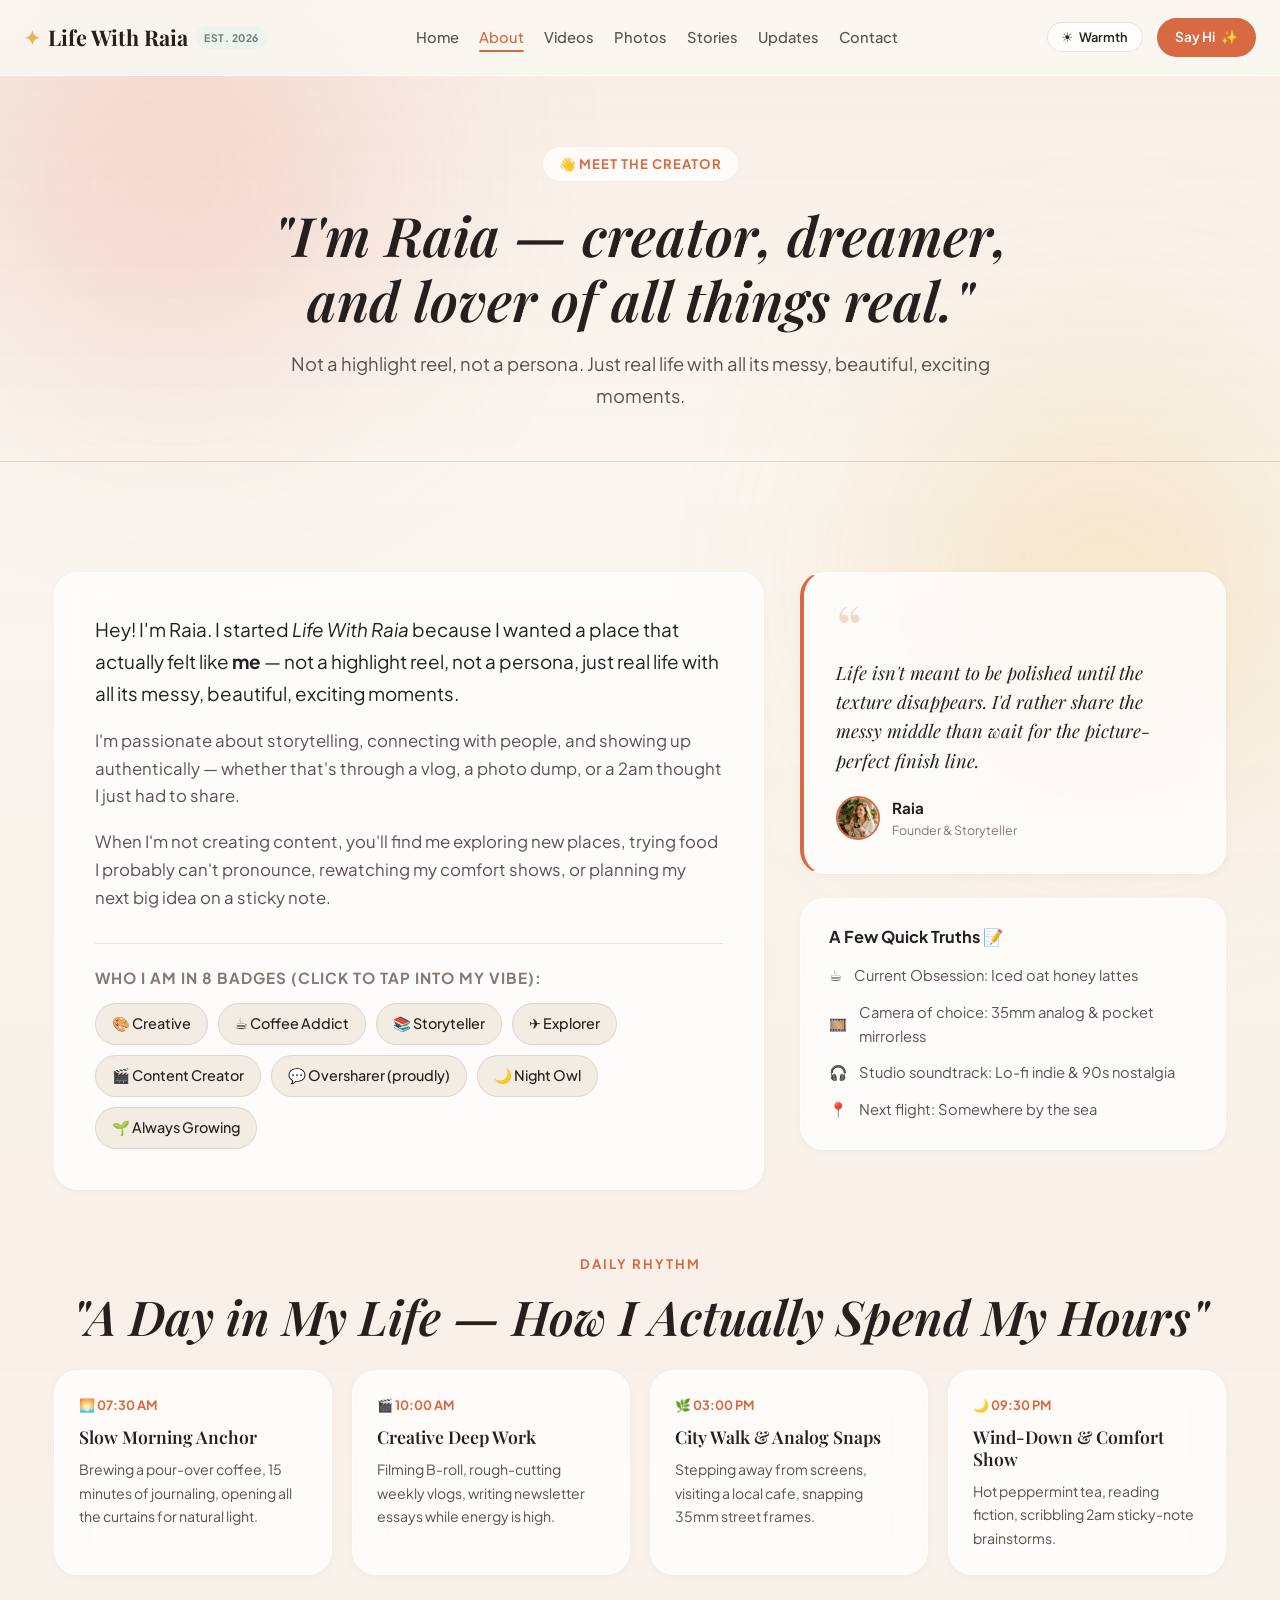
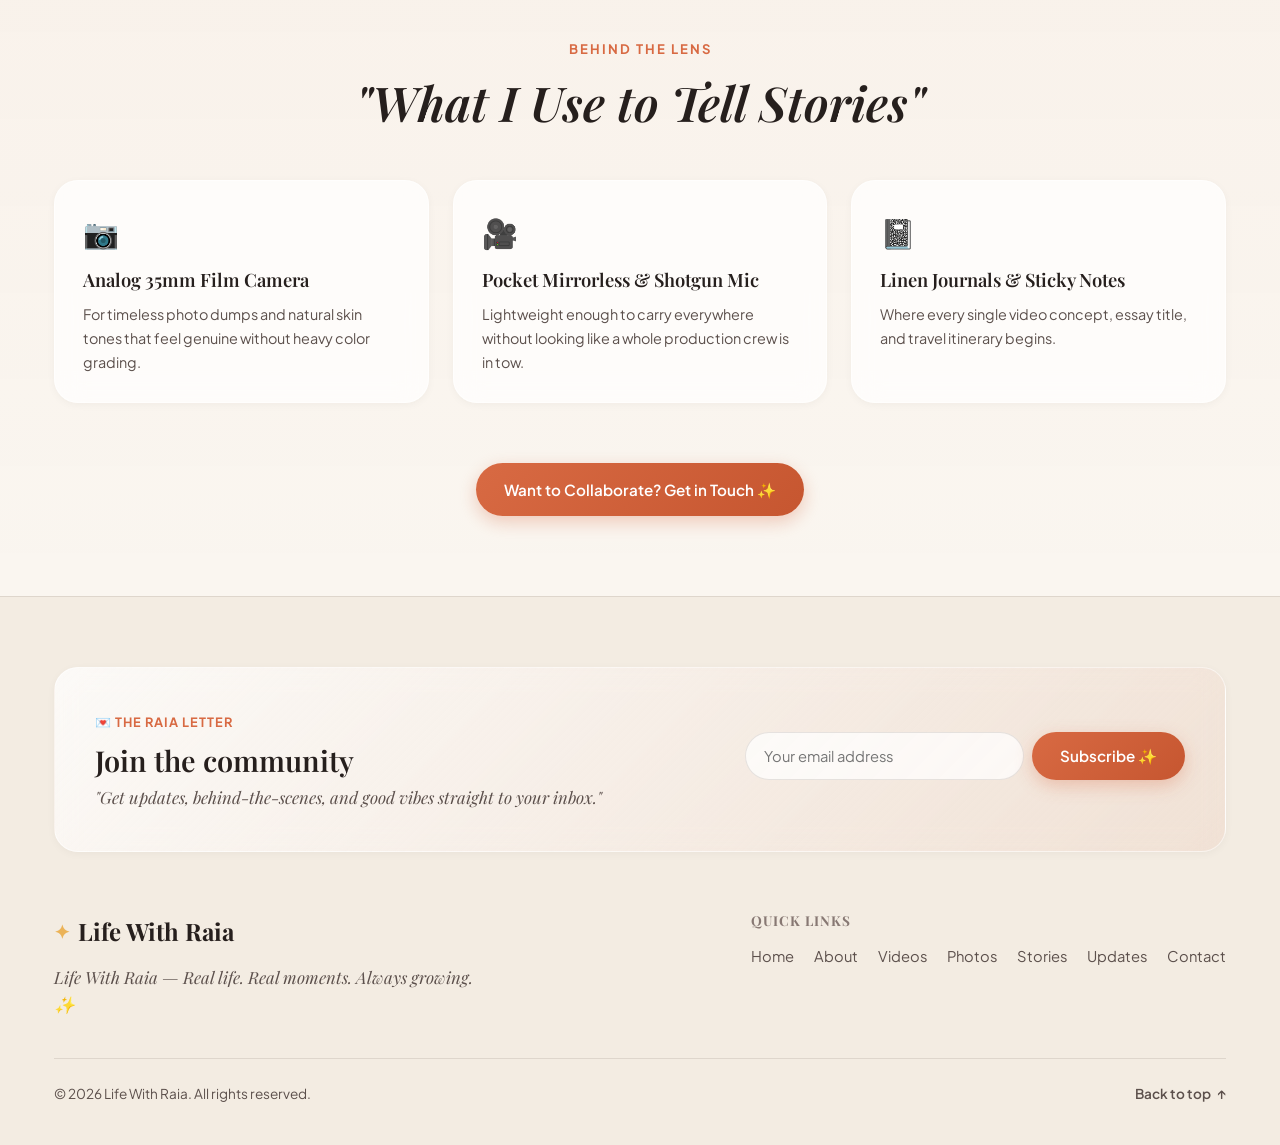
<file: about.html>
<!DOCTYPE html>
<html lang="en" data-theme="warm">
<head>
  <meta charset="UTF-8" />
  <meta name="viewport" content="width=device-width, initial-scale=1.0" />
  <title>About Raia — Life With Raia ✨</title>
  <meta name="description" content="Meet Raia: creator, dreamer, and lover of all things real. Discover the story, philosophy, and everyday moments behind Life With Raia." />
  <link rel="preconnect" href="https://fonts.googleapis.com" />
  <link rel="preconnect" href="https://fonts.gstatic.com" crossorigin />
  <link href="https://fonts.googleapis.com/css2?family=Playfair+Display:ital,wght@0,400..800;1,400..800&family=Plus+Jakarta+Sans:ital,wght@0,300..800;1,300..800&display=swap" rel="stylesheet" />
  <link rel="stylesheet" href="style.css" />
</head>
<body>
  <div class="ambient-glow glow-top-left" aria-hidden="true"></div>
  <div class="ambient-glow glow-bottom-right" aria-hidden="true"></div>

  <!-- Header / Navigation -->
  <header class="site-header" id="siteHeader">
    <div class="nav-container">
      <a href="index.html" class="brand-logo" id="brandLogo">
        <span class="logo-sparkle">✦</span>
        <span class="logo-text">Life With Raia</span>
        <span class="logo-badge">Est. 2026</span>
      </a>

      <nav class="nav-menu" id="navMenu" aria-label="Main Navigation">
        <ul class="nav-links">
          <li><a href="index.html" class="nav-link">Home</a></li>
          <li><a href="about.html" class="nav-link active">About</a></li>
          <li><a href="videos.html" class="nav-link">Videos</a></li>
          <li><a href="photos.html" class="nav-link">Photos</a></li>
          <li><a href="stories.html" class="nav-link">Stories</a></li>
          <li><a href="updates.html" class="nav-link">Updates</a></li>
          <li><a href="contact.html" class="nav-link">Contact</a></li>
        </ul>
      </nav>

      <div class="header-actions">
        <button class="theme-toggle-btn" id="themeToggleBtn" aria-label="Toggle Warm Day or Dusk Theme" title="Switch Theme">
          <span class="theme-icon sun-icon" aria-hidden="true">☀️</span>
          <span class="theme-icon moon-icon" aria-hidden="true">🌙</span>
          <span class="theme-label">Warmth</span>
        </button>

        <a href="contact.html" class="btn btn-primary-sm header-cta">
          <span>Say Hi</span>
          <span class="btn-arrow">✨</span>
        </a>

        <button class="mobile-menu-toggle" id="mobileMenuToggle" aria-label="Toggle navigation menu" aria-expanded="false">
          <span class="hamburger-bar"></span>
          <span class="hamburger-bar"></span>
          <span class="hamburger-bar"></span>
        </button>
      </div>
    </div>
  </header>

  <main>
    <!-- Subpage Hero -->
    <section class="page-hero-section">
      <div class="container page-hero-container">
        <div class="page-hero-badge">
          <span>👋 Meet The Creator</span>
        </div>
        <h1 class="page-hero-title">
          "I'm Raia — creator, dreamer, and lover of all things real."
        </h1>
        <p class="page-hero-desc">
          Not a highlight reel, not a persona. Just real life with all its messy, beautiful, exciting moments.
        </p>
      </div>
    </section>

    <!-- Bio & Personality Grid -->
    <section class="section about-section">
      <div class="container">
        <div class="about-grid">
          <div class="about-story-card glass-panel">
            <div class="about-bio-text">
              <p class="lead-text">
                Hey! I'm Raia. I started <em>Life With Raia</em> because I wanted a place that actually felt like <strong>me</strong> — not a highlight reel, not a persona, just real life with all its messy, beautiful, exciting moments.
              </p>
              <p>
                I'm passionate about storytelling, connecting with people, and showing up authentically — whether that's through a vlog, a photo dump, or a 2am thought I just had to share.
              </p>
              <p>
                When I'm not creating content, you'll find me exploring new places, trying food I probably can't pronounce, rewatching my comfort shows, or planning my next big idea on a sticky note.
              </p>
            </div>

            <!-- Personality Tags -->
            <div class="personality-block">
              <h3 class="personality-title">Who I Am in 8 Badges (Click to tap into my vibe):</h3>
              <div class="personality-tags-cloud" id="personalityTags">
                <span class="personality-tag" data-tag="Creative">🎨 Creative</span>
                <span class="personality-tag" data-tag="Coffee Addict">☕ Coffee Addict</span>
                <span class="personality-tag" data-tag="Storyteller">📚 Storyteller</span>
                <span class="personality-tag" data-tag="Explorer">✈️ Explorer</span>
                <span class="personality-tag" data-tag="Content Creator">🎬 Content Creator</span>
                <span class="personality-tag" data-tag="Oversharer (proudly)">💬 Oversharer (proudly)</span>
                <span class="personality-tag" data-tag="Night Owl">🌙 Night Owl</span>
                <span class="personality-tag" data-tag="Always Growing">🌱 Always Growing</span>
              </div>
            </div>
          </div>

          <div class="about-aside-column">
            <!-- Philosophy Quote Card -->
            <div class="quote-card glass-panel">
              <div class="quote-mark">“</div>
              <p class="quote-content">
                Life isn't meant to be polished until the texture disappears. I'd rather share the messy middle than wait for the picture-perfect finish line.
              </p>
              <div class="quote-author">
                <div class="avatar-ring">
                  <img src="assets/raia_portrait.jpg" alt="Raia thumbnail" class="mini-avatar" />
                </div>
                <div>
                  <strong>Raia</strong>
                  <span>Founder & Storyteller</span>
                </div>
              </div>
            </div>

            <!-- Fun Facts Quick Card -->
            <div class="fun-facts-card glass-panel">
              <h4>A Few Quick Truths 📝</h4>
              <ul class="facts-list">
                <li><span>☕</span> Current Obsession: Iced oat honey lattes</li>
                <li><span>🎞️</span> Camera of choice: 35mm analog & pocket mirrorless</li>
                <li><span>🎧</span> Studio soundtrack: Lo-fi indie & 90s nostalgia</li>
                <li><span>📍</span> Next flight: Somewhere by the sea</li>
              </ul>
            </div>
          </div>
        </div>

        <!-- A Day in My Life Routine -->
        <div class="routine-section">
          <div class="section-header text-center" style="margin-top: 60px; margin-bottom: 20px;">
            <span class="section-kicker">Daily Rhythm</span>
            <h2 class="section-headline">"A Day in My Life — How I Actually Spend My Hours"</h2>
          </div>

          <div class="routine-grid">
            <div class="routine-card glass-panel">
              <span class="routine-time">🌅 07:30 AM</span>
              <h3 class="routine-title">Slow Morning Anchor</h3>
              <p class="routine-desc">Brewing a pour-over coffee, 15 minutes of journaling, opening all the curtains for natural light.</p>
            </div>

            <div class="routine-card glass-panel">
              <span class="routine-time">🎬 10:00 AM</span>
              <h3 class="routine-title">Creative Deep Work</h3>
              <p class="routine-desc">Filming B-roll, rough-cutting weekly vlogs, writing newsletter essays while energy is high.</p>
            </div>

            <div class="routine-card glass-panel">
              <span class="routine-time">🌿 03:00 PM</span>
              <h3 class="routine-title">City Walk & Analog Snaps</h3>
              <p class="routine-desc">Stepping away from screens, visiting a local cafe, snapping 35mm street frames.</p>
            </div>

            <div class="routine-card glass-panel">
              <span class="routine-time">🌙 09:30 PM</span>
              <h3 class="routine-title">Wind-Down & Comfort Show</h3>
              <p class="routine-desc">Hot peppermint tea, reading fiction, scribbling 2am sticky-note brainstorms.</p>
            </div>
          </div>
        </div>

        <!-- Gear & Creative Tools -->
        <div class="gear-section" style="margin-top: 60px;">
          <div class="section-header text-center">
            <span class="section-kicker">Behind The Lens</span>
            <h2 class="section-headline">"What I Use to Tell Stories"</h2>
          </div>

          <div class="gear-grid">
            <div class="gear-card glass-panel">
              <span class="gear-icon">📷</span>
              <h3 class="gear-title">Analog 35mm Film Camera</h3>
              <p class="gear-desc">For timeless photo dumps and natural skin tones that feel genuine without heavy color grading.</p>
            </div>

            <div class="gear-card glass-panel">
              <span class="gear-icon">🎥</span>
              <h3 class="gear-title">Pocket Mirrorless & Shotgun Mic</h3>
              <p class="gear-desc">Lightweight enough to carry everywhere without looking like a whole production crew is in tow.</p>
            </div>

            <div class="gear-card glass-panel">
              <span class="gear-icon">📓</span>
              <h3 class="gear-title">Linen Journals & Sticky Notes</h3>
              <p class="gear-desc">Where every single video concept, essay title, and travel itinerary begins.</p>
            </div>
          </div>
        </div>

        <!-- CTA to Contact / Next Page -->
        <div class="text-center" style="margin-top: 60px;">
          <a href="contact.html" class="btn btn-primary">
            <span>Want to Collaborate? Get in Touch ✨</span>
          </a>
        </div>
      </div>
    </section>
  </main>

  <!-- 🔻 Footer -->
  <footer class="site-footer" id="siteFooter">
    <div class="container">
      <div class="newsletter-box glass-panel" id="newsletterSignup">
        <div class="newsletter-content">
          <span class="newsletter-pill">💌 The Raia Letter</span>
          <h3 class="newsletter-title">Join the community</h3>
          <p class="newsletter-desc">
            "Get updates, behind-the-scenes, and good vibes straight to your inbox."
          </p>
        </div>
        <form class="newsletter-form" id="newsletterForm" novalidate>
          <div class="newsletter-input-group">
            <input type="email" id="newsletterEmail" placeholder="Your email address" required aria-label="Email for newsletter" />
            <button type="submit" class="btn btn-primary" id="newsletterSubmitBtn">
              <span>Subscribe ✨</span>
            </button>
          </div>
          <span class="newsletter-feedback" id="newsletterFeedback"></span>
        </form>
      </div>

      <div class="footer-main-row">
        <div class="footer-brand">
          <a href="index.html" class="brand-logo footer-logo">
            <span class="logo-sparkle">✦</span>
            <span class="logo-text">Life With Raia</span>
          </a>
          <p class="footer-tagline">
            <em>Life With Raia — Real life. Real moments. Always growing. ✨</em>
          </p>
        </div>

        <nav class="footer-nav" aria-label="Footer Navigation">
          <h4 class="footer-nav-title">Quick Links</h4>
          <ul class="footer-nav-links">
            <li><a href="index.html">Home</a></li>
            <li><a href="about.html">About</a></li>
            <li><a href="videos.html">Videos</a></li>
            <li><a href="photos.html">Photos</a></li>
            <li><a href="stories.html">Stories</a></li>
            <li><a href="updates.html">Updates</a></li>
            <li><a href="contact.html">Contact</a></li>
          </ul>
        </nav>
      </div>

      <div class="footer-bottom-row">
        <p class="footer-legal">
          &copy; 2026 Life With Raia. All rights reserved.
        </p>
        <div class="footer-back-to-top">
          <a href="#" class="back-top-link" id="backToTopBtn">
            <span>Back to top</span>
            <span>&uarr;</span>
          </a>
        </div>
      </div>
    </div>
  </footer>

  <div class="toast-container" id="toastContainer" aria-live="polite" aria-atomic="true"></div>
  <script src="app.js"></script>
</body>
</html>
</file>
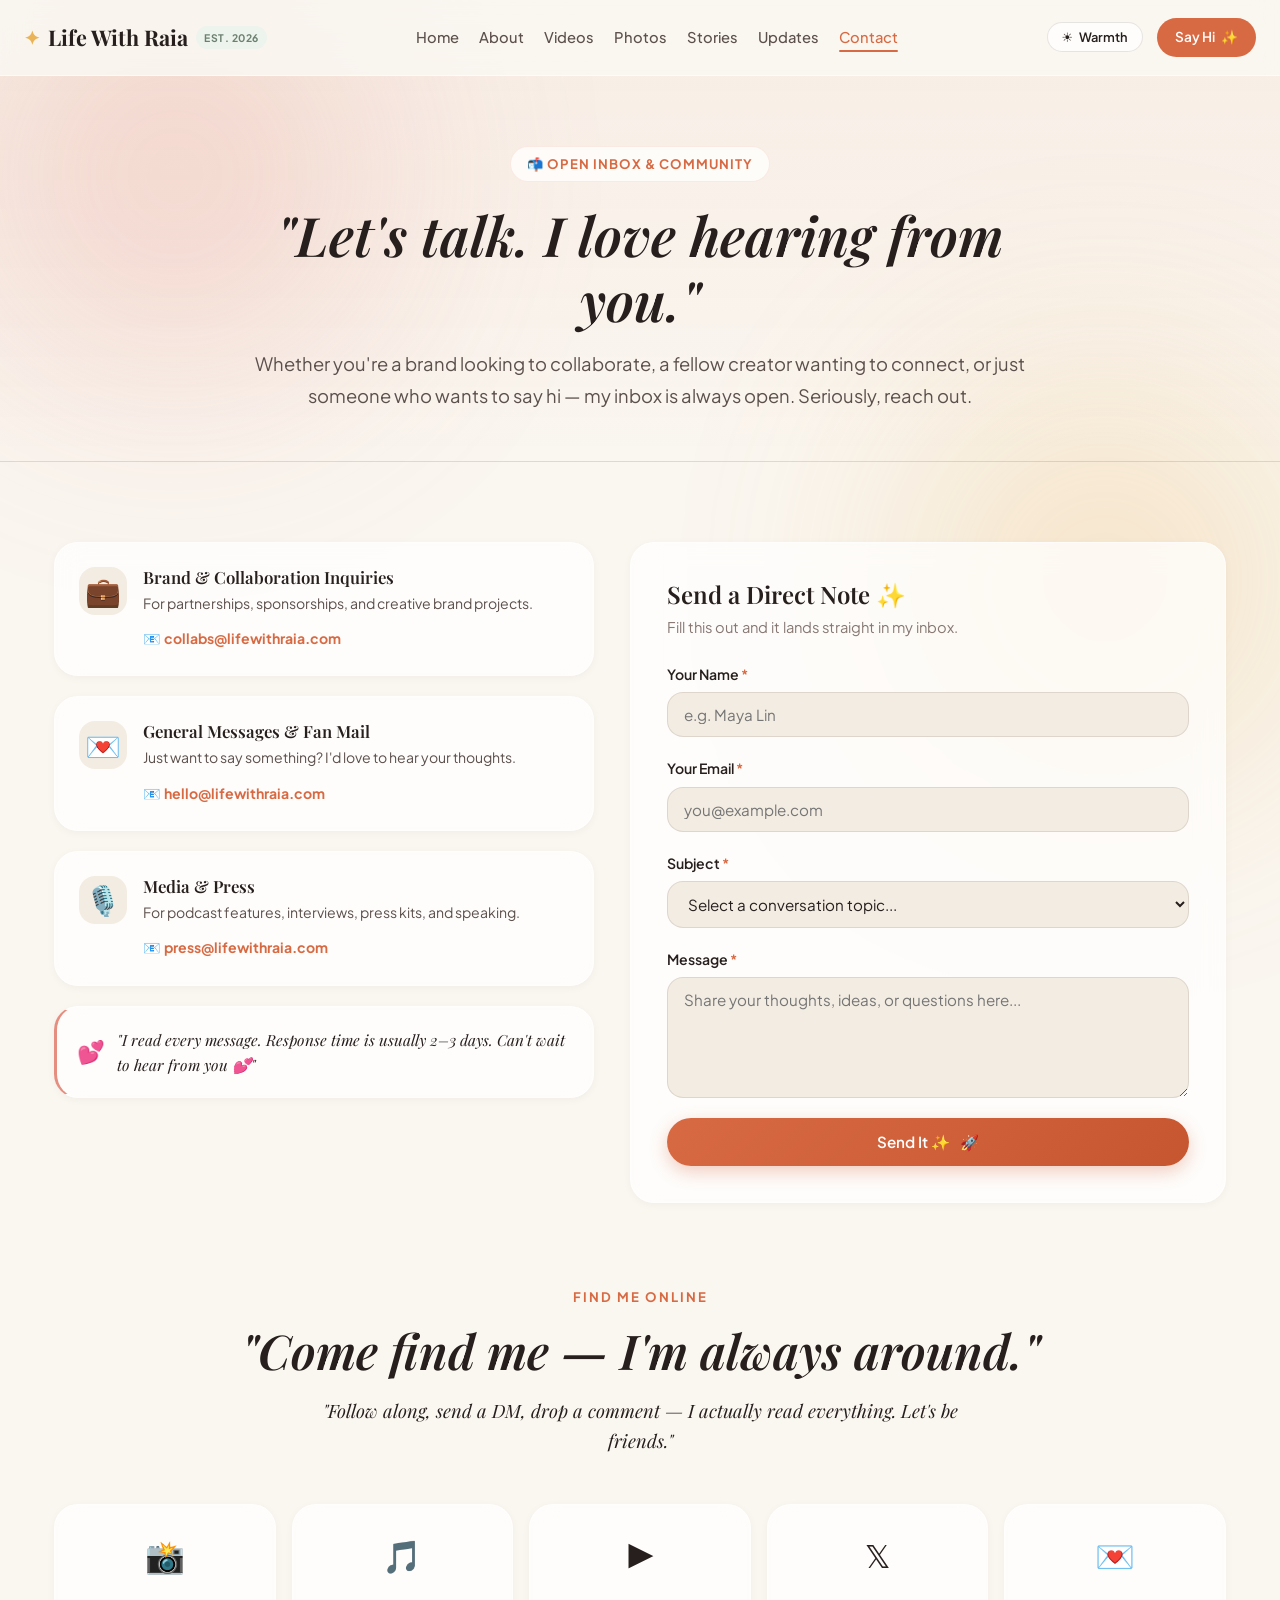
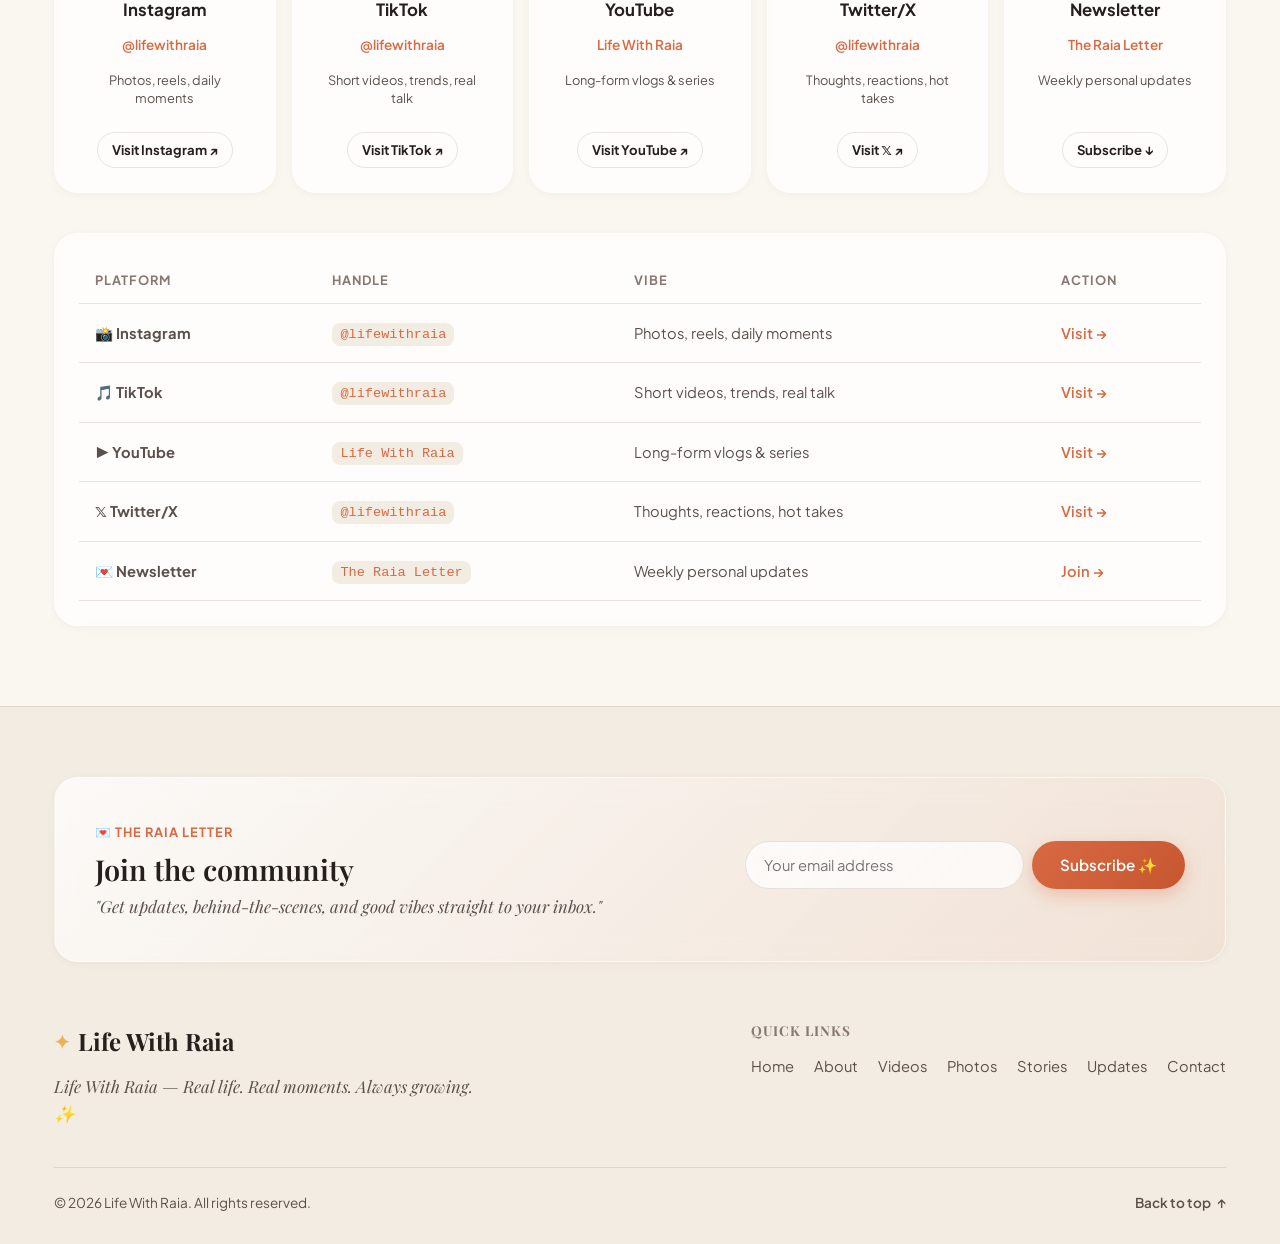
<file: contact.html>
<!DOCTYPE html>
<html lang="en" data-theme="warm">
<head>
  <meta charset="UTF-8" />
  <meta name="viewport" content="width=device-width, initial-scale=1.0" />
  <title>Contact & Social Directory — Life With Raia 📬</title>
  <meta name="description" content="Reach out to Raia for brand collaborations, podcast appearances, creative partnerships, or just to say hello." />
  <link rel="preconnect" href="https://fonts.googleapis.com" />
  <link rel="preconnect" href="https://fonts.gstatic.com" crossorigin />
  <link href="https://fonts.googleapis.com/css2?family=Playfair+Display:ital,wght@0,400..800;1,400..800&family=Plus+Jakarta+Sans:ital,wght@0,300..800;1,300..800&display=swap" rel="stylesheet" />
  <link rel="stylesheet" href="style.css" />
</head>
<body>
  <div class="ambient-glow glow-top-left" aria-hidden="true"></div>
  <div class="ambient-glow glow-bottom-right" aria-hidden="true"></div>

  <!-- Header / Navigation -->
  <header class="site-header" id="siteHeader">
    <div class="nav-container">
      <a href="index.html" class="brand-logo" id="brandLogo">
        <span class="logo-sparkle">✦</span>
        <span class="logo-text">Life With Raia</span>
        <span class="logo-badge">Est. 2026</span>
      </a>

      <nav class="nav-menu" id="navMenu" aria-label="Main Navigation">
        <ul class="nav-links">
          <li><a href="index.html" class="nav-link">Home</a></li>
          <li><a href="about.html" class="nav-link">About</a></li>
          <li><a href="videos.html" class="nav-link">Videos</a></li>
          <li><a href="photos.html" class="nav-link">Photos</a></li>
          <li><a href="stories.html" class="nav-link">Stories</a></li>
          <li><a href="updates.html" class="nav-link">Updates</a></li>
          <li><a href="contact.html" class="nav-link active">Contact</a></li>
        </ul>
      </nav>

      <div class="header-actions">
        <button class="theme-toggle-btn" id="themeToggleBtn" aria-label="Toggle Warm Day or Dusk Theme" title="Switch Theme">
          <span class="theme-icon sun-icon" aria-hidden="true">☀️</span>
          <span class="theme-icon moon-icon" aria-hidden="true">🌙</span>
          <span class="theme-label">Warmth</span>
        </button>

        <a href="contact.html" class="btn btn-primary-sm header-cta">
          <span>Say Hi</span>
          <span class="btn-arrow">✨</span>
        </a>

        <button class="mobile-menu-toggle" id="mobileMenuToggle" aria-label="Toggle navigation menu" aria-expanded="false">
          <span class="hamburger-bar"></span>
          <span class="hamburger-bar"></span>
          <span class="hamburger-bar"></span>
        </button>
      </div>
    </div>
  </header>

  <main>
    <!-- Subpage Hero -->
    <section class="page-hero-section">
      <div class="container page-hero-container">
        <div class="page-hero-badge">
          <span>📬 Open Inbox & Community</span>
        </div>
        <h1 class="page-hero-title">
          "Let's talk. I love hearing from you."
        </h1>
        <p class="page-hero-desc">
          Whether you're a brand looking to collaborate, a fellow creator wanting to connect, or just someone who wants to say hi — my inbox is always open. Seriously, reach out.
        </p>
      </div>
    </section>

    <!-- Contact & Direct Notes Section -->
    <section class="section contact-section">
      <div class="container">
        <div class="contact-grid">
          <!-- Contact Inquiry Channels -->
          <div class="contact-info-col">
            <div class="inquiry-card glass-panel" data-subject="Collab">
              <div class="inquiry-icon">💼</div>
              <div class="inquiry-details">
                <h4>Brand & Collaboration Inquiries</h4>
                <p>For partnerships, sponsorships, and creative brand projects.</p>
                <span class="inquiry-email">📧 collabs@lifewithraia.com</span>
              </div>
            </div>

            <div class="inquiry-card glass-panel" data-subject="Just Saying Hi">
              <div class="inquiry-icon">💌</div>
              <div class="inquiry-details">
                <h4>General Messages & Fan Mail</h4>
                <p>Just want to say something? I'd love to hear your thoughts.</p>
                <span class="inquiry-email">📧 hello@lifewithraia.com</span>
              </div>
            </div>

            <div class="inquiry-card glass-panel" data-subject="Business">
              <div class="inquiry-icon">🎙️</div>
              <div class="inquiry-details">
                <h4>Media & Press</h4>
                <p>For podcast features, interviews, press kits, and speaking.</p>
                <span class="inquiry-email">📧 press@lifewithraia.com</span>
              </div>
            </div>

            <div class="response-note glass-panel">
              <span class="note-icon">💕</span>
              <p>
                <em>"I read every message. Response time is usually 2–3 days. Can't wait to hear from you 💕"</em>
              </p>
            </div>
          </div>

          <!-- Interactive Direct Note Form -->
          <div class="contact-form-col glass-panel">
            <h3 class="form-title">Send a Direct Note ✨</h3>
            <p class="form-subtext">Fill this out and it lands straight in my inbox.</p>

            <form id="contactForm" class="contact-form" novalidate>
              <div class="form-group">
                <label for="contactName">Your Name <span class="required">*</span></label>
                <input type="text" id="contactName" name="name" placeholder="e.g. Maya Lin" required />
                <span class="field-error" id="nameError">Please enter your name</span>
              </div>

              <div class="form-group">
                <label for="contactEmail">Your Email <span class="required">*</span></label>
                <input type="email" id="contactEmail" name="email" placeholder="you@example.com" required />
                <span class="field-error" id="emailError">Please enter a valid email address</span>
              </div>

              <div class="form-group">
                <label for="contactSubject">Subject <span class="required">*</span></label>
                <select id="contactSubject" name="subject" required>
                  <option value="" disabled selected>Select a conversation topic...</option>
                  <option value="Collab">💼 Brand / Collab Opportunity</option>
                  <option value="Just Saying Hi">💌 Just Saying Hi & Kind Words</option>
                  <option value="Business">🎙️ Media / Press / Speaking</option>
                  <option value="Other">✨ Other Creative Thoughts</option>
                </select>
                <span class="field-error" id="subjectError">Please select a subject</span>
              </div>

              <div class="form-group">
                <label for="contactMessage">Message <span class="required">*</span></label>
                <textarea id="contactMessage" name="message" rows="5" placeholder="Share your thoughts, ideas, or questions here..." required></textarea>
                <span class="field-error" id="messageError">Please type your message</span>
              </div>

              <button type="submit" class="btn btn-primary btn-block" id="submitContactBtn">
                <span>Send It ✨</span>
                <span class="btn-icon">🚀</span>
              </button>
            </form>
          </div>
        </div>

        <!-- Social Media Hub Section -->
        <div class="social-section-wrapper" style="margin-top: 80px;">
          <div class="section-header text-center">
            <span class="section-kicker">Find Me Online</span>
            <h2 class="section-headline">
              "Come find me — I'm always around."
            </h2>
            <p class="section-subtext social-quote">
              "Follow along, send a DM, drop a comment — I actually read everything. Let's be friends."
            </p>
          </div>

          <!-- Social Cards Grid -->
          <div class="social-cards-grid">
            <div class="social-card glass-panel" data-platform="instagram">
              <span class="social-icon">📸</span>
              <span class="social-platform-name">Instagram</span>
              <span class="social-handle">@lifewithraia</span>
              <p class="social-vibe">Photos, reels, daily moments</p>
              <a href="https://instagram.com" target="_blank" rel="noopener noreferrer" class="social-btn">
                <span>Visit Instagram ↗</span>
              </a>
            </div>

            <div class="social-card glass-panel" data-platform="tiktok">
              <span class="social-icon">🎵</span>
              <span class="social-platform-name">TikTok</span>
              <span class="social-handle">@lifewithraia</span>
              <p class="social-vibe">Short videos, trends, real talk</p>
              <a href="https://tiktok.com" target="_blank" rel="noopener noreferrer" class="social-btn">
                <span>Visit TikTok ↗</span>
              </a>
            </div>

            <div class="social-card glass-panel" data-platform="youtube">
              <span class="social-icon">▶️</span>
              <span class="social-platform-name">YouTube</span>
              <span class="social-handle">Life With Raia</span>
              <p class="social-vibe">Long-form vlogs & series</p>
              <a href="https://youtube.com" target="_blank" rel="noopener noreferrer" class="social-btn">
                <span>Visit YouTube ↗</span>
              </a>
            </div>

            <div class="social-card glass-panel" data-platform="twitter">
              <span class="social-icon">𝕏</span>
              <span class="social-platform-name">Twitter/X</span>
              <span class="social-handle">@lifewithraia</span>
              <p class="social-vibe">Thoughts, reactions, hot takes</p>
              <a href="https://twitter.com" target="_blank" rel="noopener noreferrer" class="social-btn">
                <span>Visit 𝕏 ↗</span>
              </a>
            </div>

            <div class="social-card glass-panel" data-platform="newsletter">
              <span class="social-icon">💌</span>
              <span class="social-platform-name">Newsletter</span>
              <span class="social-handle">The Raia Letter</span>
              <p class="social-vibe">Weekly personal updates</p>
              <a href="#newsletterSignup" class="social-btn">
                <span>Subscribe &darr;</span>
              </a>
            </div>
          </div>

          <!-- Platform Reference Table -->
          <div class="social-table-wrapper glass-panel">
            <table class="social-table" aria-label="Social Media Directory">
              <thead>
                <tr>
                  <th scope="col">Platform</th>
                  <th scope="col">Handle</th>
                  <th scope="col">Vibe</th>
                  <th scope="col">Action</th>
                </tr>
              </thead>
              <tbody>
                <tr>
                  <td><strong>📸 Instagram</strong></td>
                  <td><code class="copy-handle" title="Click to copy">@lifewithraia</code></td>
                  <td>Photos, reels, daily moments</td>
                  <td><a href="https://instagram.com" target="_blank" rel="noopener noreferrer" class="table-link">Visit &rarr;</a></td>
                </tr>
                <tr>
                  <td><strong>🎵 TikTok</strong></td>
                  <td><code class="copy-handle" title="Click to copy">@lifewithraia</code></td>
                  <td>Short videos, trends, real talk</td>
                  <td><a href="https://tiktok.com" target="_blank" rel="noopener noreferrer" class="table-link">Visit &rarr;</a></td>
                </tr>
                <tr>
                  <td><strong>▶️ YouTube</strong></td>
                  <td><code class="copy-handle" title="Click to copy">Life With Raia</code></td>
                  <td>Long-form vlogs & series</td>
                  <td><a href="https://youtube.com" target="_blank" rel="noopener noreferrer" class="table-link">Visit &rarr;</a></td>
                </tr>
                <tr>
                  <td><strong>𝕏 Twitter/X</strong></td>
                  <td><code class="copy-handle" title="Click to copy">@lifewithraia</code></td>
                  <td>Thoughts, reactions, hot takes</td>
                  <td><a href="https://twitter.com" target="_blank" rel="noopener noreferrer" class="table-link">Visit &rarr;</a></td>
                </tr>
                <tr>
                  <td><strong>💌 Newsletter</strong></td>
                  <td><code class="copy-handle" title="Click to copy">The Raia Letter</code></td>
                  <td>Weekly personal updates</td>
                  <td><a href="#newsletterSignup" class="table-link">Join &rarr;</a></td>
                </tr>
              </tbody>
            </table>
          </div>
        </div>
      </div>
    </section>
  </main>

  <!-- 🔻 Footer -->
  <footer class="site-footer" id="siteFooter">
    <div class="container">
      <div class="newsletter-box glass-panel" id="newsletterSignup">
        <div class="newsletter-content">
          <span class="newsletter-pill">💌 The Raia Letter</span>
          <h3 class="newsletter-title">Join the community</h3>
          <p class="newsletter-desc">
            "Get updates, behind-the-scenes, and good vibes straight to your inbox."
          </p>
        </div>
        <form class="newsletter-form" id="newsletterForm" novalidate>
          <div class="newsletter-input-group">
            <input type="email" id="newsletterEmail" placeholder="Your email address" required aria-label="Email for newsletter" />
            <button type="submit" class="btn btn-primary" id="newsletterSubmitBtn">
              <span>Subscribe ✨</span>
            </button>
          </div>
          <span class="newsletter-feedback" id="newsletterFeedback"></span>
        </form>
      </div>

      <div class="footer-main-row">
        <div class="footer-brand">
          <a href="index.html" class="brand-logo footer-logo">
            <span class="logo-sparkle">✦</span>
            <span class="logo-text">Life With Raia</span>
          </a>
          <p class="footer-tagline">
            <em>Life With Raia — Real life. Real moments. Always growing. ✨</em>
          </p>
        </div>

        <nav class="footer-nav" aria-label="Footer Navigation">
          <h4 class="footer-nav-title">Quick Links</h4>
          <ul class="footer-nav-links">
            <li><a href="index.html">Home</a></li>
            <li><a href="about.html">About</a></li>
            <li><a href="videos.html">Videos</a></li>
            <li><a href="photos.html">Photos</a></li>
            <li><a href="stories.html">Stories</a></li>
            <li><a href="updates.html">Updates</a></li>
            <li><a href="contact.html">Contact</a></li>
          </ul>
        </nav>
      </div>

      <div class="footer-bottom-row">
        <p class="footer-legal">
          &copy; 2026 Life With Raia. All rights reserved.
        </p>
        <div class="footer-back-to-top">
          <a href="#" class="back-top-link" id="backToTopBtn">
            <span>Back to top</span>
            <span>&uarr;</span>
          </a>
        </div>
      </div>
    </div>
  </footer>

  <div class="toast-container" id="toastContainer" aria-live="polite" aria-atomic="true"></div>
  <script src="app.js"></script>
</body>
</html>
</file>
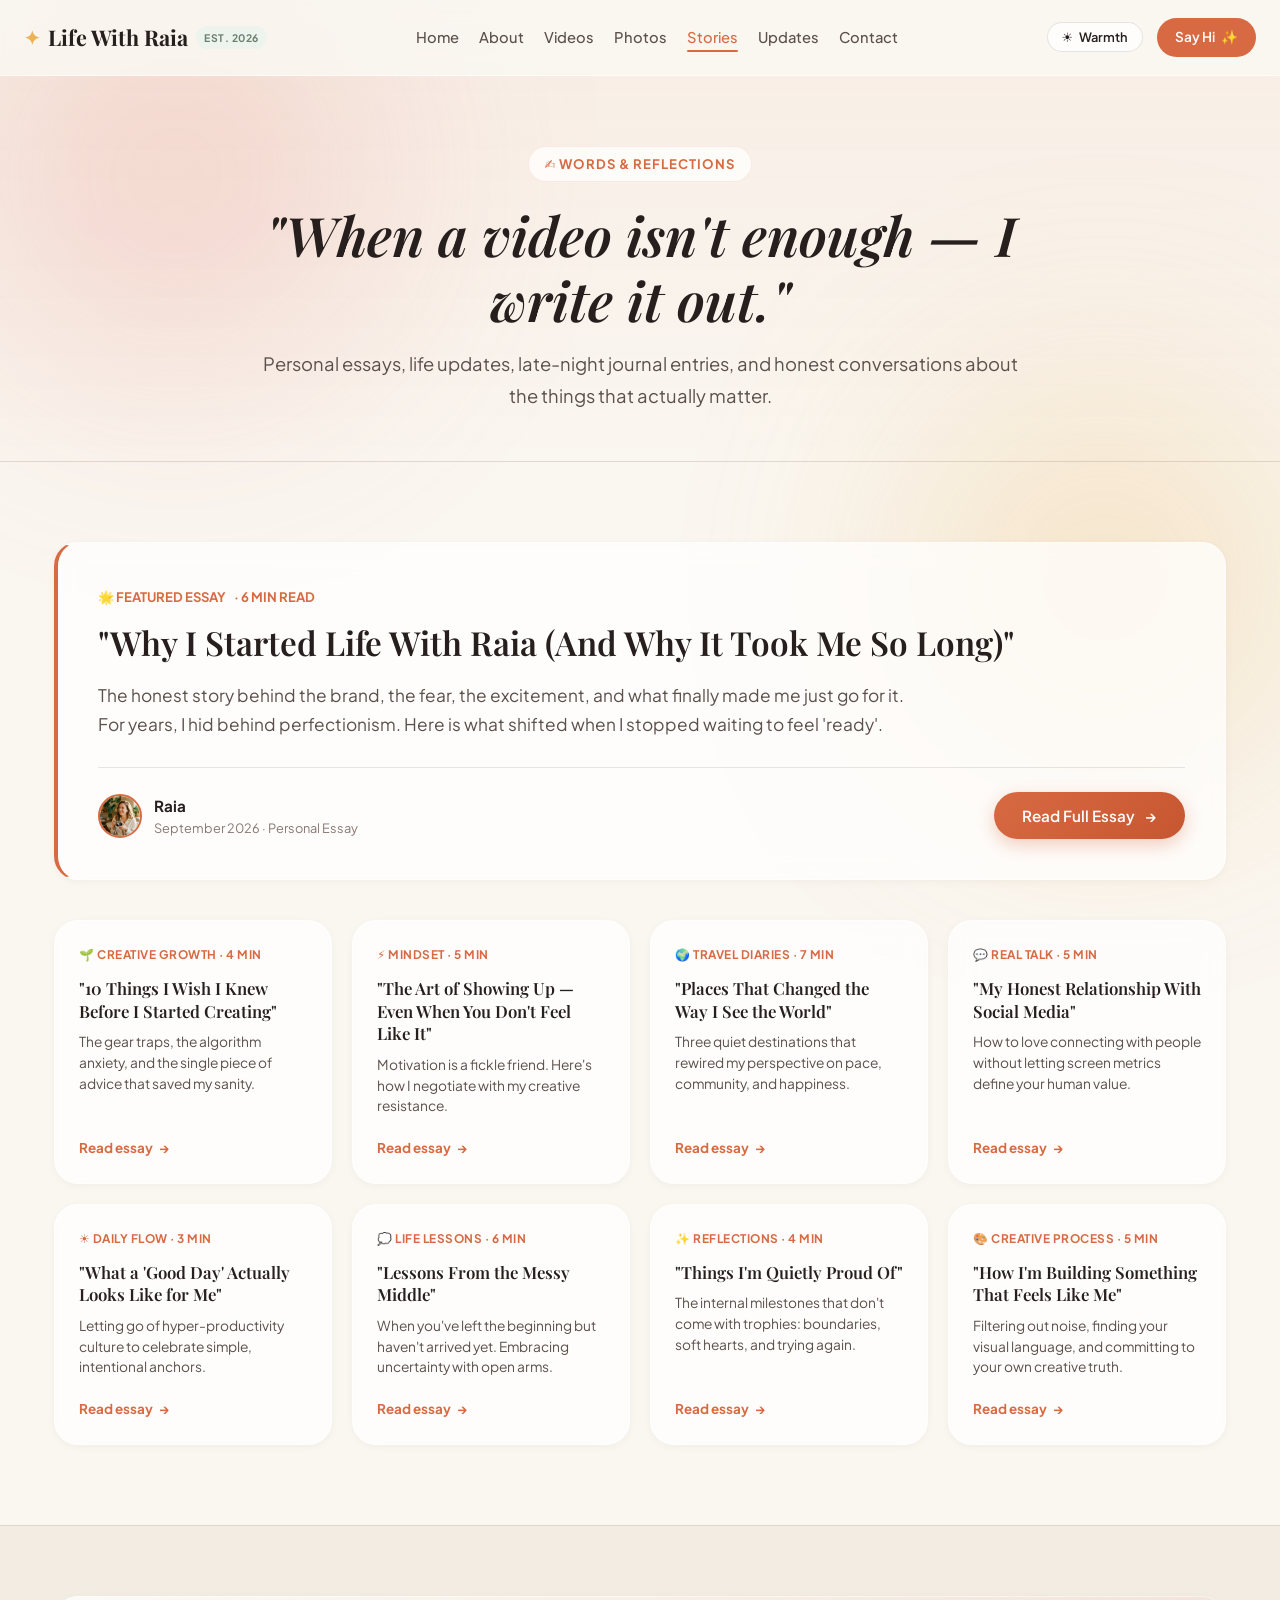
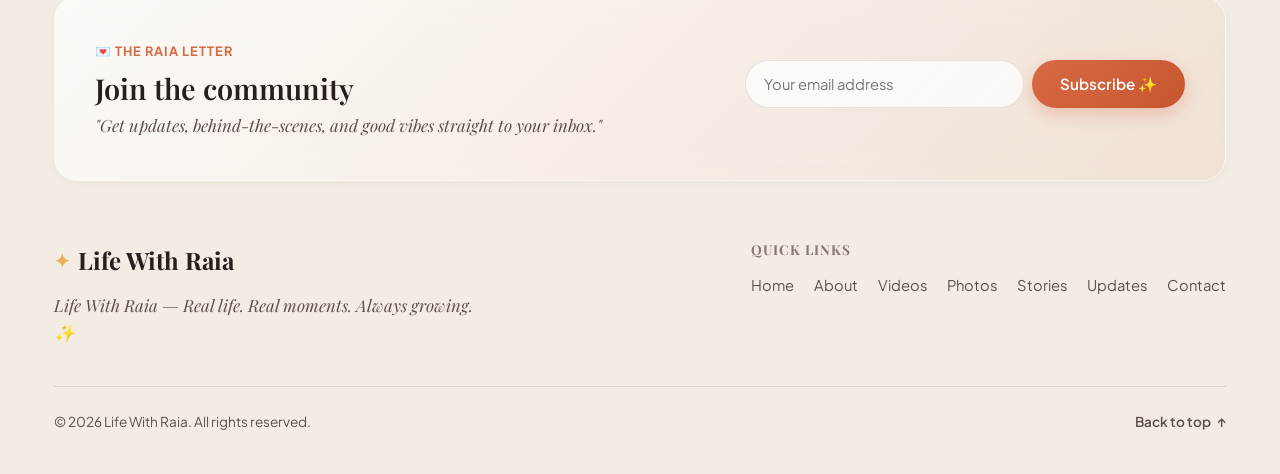
<file: stories.html>
<!DOCTYPE html>
<html lang="en" data-theme="warm">
<head>
  <meta charset="UTF-8" />
  <meta name="viewport" content="width=device-width, initial-scale=1.0" />
  <title>Written Stories & Essays — Life With Raia ✍️</title>
  <meta name="description" content="Personal essays, life updates, creative reflections, and honest conversations by Raia. When a video isn't enough, I write it out." />
  <link rel="preconnect" href="https://fonts.googleapis.com" />
  <link rel="preconnect" href="https://fonts.gstatic.com" crossorigin />
  <link href="https://fonts.googleapis.com/css2?family=Playfair+Display:ital,wght@0,400..800;1,400..800&family=Plus+Jakarta+Sans:ital,wght@0,300..800;1,300..800&display=swap" rel="stylesheet" />
  <link rel="stylesheet" href="style.css" />
</head>
<body>
  <div class="ambient-glow glow-top-left" aria-hidden="true"></div>
  <div class="ambient-glow glow-bottom-right" aria-hidden="true"></div>

  <!-- Header / Navigation -->
  <header class="site-header" id="siteHeader">
    <div class="nav-container">
      <a href="index.html" class="brand-logo" id="brandLogo">
        <span class="logo-sparkle">✦</span>
        <span class="logo-text">Life With Raia</span>
        <span class="logo-badge">Est. 2026</span>
      </a>

      <nav class="nav-menu" id="navMenu" aria-label="Main Navigation">
        <ul class="nav-links">
          <li><a href="index.html" class="nav-link">Home</a></li>
          <li><a href="about.html" class="nav-link">About</a></li>
          <li><a href="videos.html" class="nav-link">Videos</a></li>
          <li><a href="photos.html" class="nav-link">Photos</a></li>
          <li><a href="stories.html" class="nav-link active">Stories</a></li>
          <li><a href="updates.html" class="nav-link">Updates</a></li>
          <li><a href="contact.html" class="nav-link">Contact</a></li>
        </ul>
      </nav>

      <div class="header-actions">
        <button class="theme-toggle-btn" id="themeToggleBtn" aria-label="Toggle Warm Day or Dusk Theme" title="Switch Theme">
          <span class="theme-icon sun-icon" aria-hidden="true">☀️</span>
          <span class="theme-icon moon-icon" aria-hidden="true">🌙</span>
          <span class="theme-label">Warmth</span>
        </button>

        <a href="contact.html" class="btn btn-primary-sm header-cta">
          <span>Say Hi</span>
          <span class="btn-arrow">✨</span>
        </a>

        <button class="mobile-menu-toggle" id="mobileMenuToggle" aria-label="Toggle navigation menu" aria-expanded="false">
          <span class="hamburger-bar"></span>
          <span class="hamburger-bar"></span>
          <span class="hamburger-bar"></span>
        </button>
      </div>
    </div>
  </header>

  <main>
    <!-- Subpage Hero -->
    <section class="page-hero-section">
      <div class="container page-hero-container">
        <div class="page-hero-badge">
          <span>✍️ Words & Reflections</span>
        </div>
        <h1 class="page-hero-title">
          "When a video isn't enough — I write it out."
        </h1>
        <p class="page-hero-desc">
          Personal essays, life updates, late-night journal entries, and honest conversations about the things that actually matter.
        </p>
      </div>
    </section>

    <!-- Written Content Hub -->
    <section class="section content-section">
      <div class="container">
        <!-- Featured Post Spotlight -->
        <article class="featured-post-card glass-panel" id="featuredPostCard">
          <div class="featured-post-badge">
            <span>🌟 Featured Essay</span>
            <span>· 6 Min Read</span>
          </div>
          <h2 class="featured-post-title">
            "Why I Started Life With Raia (And Why It Took Me So Long)"
          </h2>
          <p class="featured-post-excerpt">
            The honest story behind the brand, the fear, the excitement, and what finally made me just go for it. For years, I hid behind perfectionism. Here is what shifted when I stopped waiting to feel 'ready'.
          </p>
          <div class="featured-post-footer">
            <div class="author-meta">
              <img src="assets/raia_portrait.jpg" alt="Raia" class="mini-avatar" />
              <div>
                <strong>Raia</strong>
                <small>September 2026 · Personal Essay</small>
              </div>
            </div>
            <button class="btn btn-primary open-story-btn" data-story-id="featured" id="readFeaturedStoryBtn">
              <span>Read Full Essay</span>
              <span class="btn-arrow">&rarr;</span>
            </button>
          </div>
        </article>

        <!-- Post Ideas / Titles Grid -->
        <div class="posts-grid" id="postsGrid">
          <!-- Post 1 -->
          <div class="post-card glass-panel open-story-btn" data-story-id="1">
            <div class="post-tag">🌱 Creative Growth · 4 min</div>
            <h3 class="post-card-title">"10 Things I Wish I Knew Before I Started Creating"</h3>
            <p class="post-card-desc">The gear traps, the algorithm anxiety, and the single piece of advice that saved my sanity.</p>
            <div class="post-card-link">
              <span>Read essay</span>
              <span class="arrow">&rarr;</span>
            </div>
          </div>

          <!-- Post 2 -->
          <div class="post-card glass-panel open-story-btn" data-story-id="2">
            <div class="post-tag">⚡ Mindset · 5 min</div>
            <h3 class="post-card-title">"The Art of Showing Up — Even When You Don't Feel Like It"</h3>
            <p class="post-card-desc">Motivation is a fickle friend. Here's how I negotiate with my creative resistance.</p>
            <div class="post-card-link">
              <span>Read essay</span>
              <span class="arrow">&rarr;</span>
            </div>
          </div>

          <!-- Post 3 -->
          <div class="post-card glass-panel open-story-btn" data-story-id="3">
            <div class="post-tag">🌍 Travel Diaries · 7 min</div>
            <h3 class="post-card-title">"Places That Changed the Way I See the World"</h3>
            <p class="post-card-desc">Three quiet destinations that rewired my perspective on pace, community, and happiness.</p>
            <div class="post-card-link">
              <span>Read essay</span>
              <span class="arrow">&rarr;</span>
            </div>
          </div>

          <!-- Post 4 -->
          <div class="post-card glass-panel open-story-btn" data-story-id="4">
            <div class="post-tag">💬 Real Talk · 5 min</div>
            <h3 class="post-card-title">"My Honest Relationship With Social Media"</h3>
            <p class="post-card-desc">How to love connecting with people without letting screen metrics define your human value.</p>
            <div class="post-card-link">
              <span>Read essay</span>
              <span class="arrow">&rarr;</span>
            </div>
          </div>

          <!-- Post 5 -->
          <div class="post-card glass-panel open-story-btn" data-story-id="5">
            <div class="post-tag">☀️ Daily Flow · 3 min</div>
            <h3 class="post-card-title">"What a 'Good Day' Actually Looks Like for Me"</h3>
            <p class="post-card-desc">Letting go of hyper-productivity culture to celebrate simple, intentional anchors.</p>
            <div class="post-card-link">
              <span>Read essay</span>
              <span class="arrow">&rarr;</span>
            </div>
          </div>

          <!-- Post 6 -->
          <div class="post-card glass-panel open-story-btn" data-story-id="6">
            <div class="post-tag">💭 Life Lessons · 6 min</div>
            <h3 class="post-card-title">"Lessons From the Messy Middle"</h3>
            <p class="post-card-desc">When you've left the beginning but haven't arrived yet. Embracing uncertainty with open arms.</p>
            <div class="post-card-link">
              <span>Read essay</span>
              <span class="arrow">&rarr;</span>
            </div>
          </div>

          <!-- Post 7 -->
          <div class="post-card glass-panel open-story-btn" data-story-id="7">
            <div class="post-tag">✨ Reflections · 4 min</div>
            <h3 class="post-card-title">"Things I'm Quietly Proud Of"</h3>
            <p class="post-card-desc">The internal milestones that don't come with trophies: boundaries, soft hearts, and trying again.</p>
            <div class="post-card-link">
              <span>Read essay</span>
              <span class="arrow">&rarr;</span>
            </div>
          </div>

          <!-- Post 8 -->
          <div class="post-card glass-panel open-story-btn" data-story-id="8">
            <div class="post-tag">🎨 Creative Process · 5 min</div>
            <h3 class="post-card-title">"How I'm Building Something That Feels Like Me"</h3>
            <p class="post-card-desc">Filtering out noise, finding your visual language, and committing to your own creative truth.</p>
            <div class="post-card-link">
              <span>Read essay</span>
              <span class="arrow">&rarr;</span>
            </div>
          </div>
        </div>
      </div>
    </section>
  </main>

  <!-- Story Reader Modal -->
  <div class="modal-backdrop" id="storyReaderModal" role="dialog" aria-modal="true" aria-hidden="true">
    <div class="story-reader-wrapper glass-panel">
      <div class="story-reader-header">
        <div class="story-reader-meta">
          <span class="story-category-badge" id="storyModalCategory">🌟 Featured Story</span>
          <span class="story-read-time" id="storyModalTime">6 min read</span>
        </div>
        <button class="modal-close-btn" id="closeStoryModalBtn" aria-label="Close story reader">&times;</button>
      </div>
      <div class="story-reader-body">
        <h2 class="story-modal-title" id="storyModalTitle">Story Title</h2>
        <div class="story-author-byline">
          <img src="assets/raia_portrait.jpg" alt="Raia" class="mini-avatar" />
          <div>
            <strong>Written by Raia</strong>
            <small>Published on Life With Raia · September 2026</small>
          </div>
        </div>
        <div class="story-modal-content" id="storyModalContent"></div>
      </div>
      <div class="story-reader-footer">
        <button class="btn btn-secondary" id="closeStoryFooterBtn">Close Story</button>
        <a href="#newsletterSignup" class="btn btn-primary">Subscribe to The Raia Letter ✨</a>
      </div>
    </div>
  </div>

  <!-- 🔻 Footer -->
  <footer class="site-footer" id="siteFooter">
    <div class="container">
      <div class="newsletter-box glass-panel" id="newsletterSignup">
        <div class="newsletter-content">
          <span class="newsletter-pill">💌 The Raia Letter</span>
          <h3 class="newsletter-title">Join the community</h3>
          <p class="newsletter-desc">
            "Get updates, behind-the-scenes, and good vibes straight to your inbox."
          </p>
        </div>
        <form class="newsletter-form" id="newsletterForm" novalidate>
          <div class="newsletter-input-group">
            <input type="email" id="newsletterEmail" placeholder="Your email address" required aria-label="Email for newsletter" />
            <button type="submit" class="btn btn-primary" id="newsletterSubmitBtn">
              <span>Subscribe ✨</span>
            </button>
          </div>
          <span class="newsletter-feedback" id="newsletterFeedback"></span>
        </form>
      </div>

      <div class="footer-main-row">
        <div class="footer-brand">
          <a href="index.html" class="brand-logo footer-logo">
            <span class="logo-sparkle">✦</span>
            <span class="logo-text">Life With Raia</span>
          </a>
          <p class="footer-tagline">
            <em>Life With Raia — Real life. Real moments. Always growing. ✨</em>
          </p>
        </div>

        <nav class="footer-nav" aria-label="Footer Navigation">
          <h4 class="footer-nav-title">Quick Links</h4>
          <ul class="footer-nav-links">
            <li><a href="index.html">Home</a></li>
            <li><a href="about.html">About</a></li>
            <li><a href="videos.html">Videos</a></li>
            <li><a href="photos.html">Photos</a></li>
            <li><a href="stories.html">Stories</a></li>
            <li><a href="updates.html">Updates</a></li>
            <li><a href="contact.html">Contact</a></li>
          </ul>
        </nav>
      </div>

      <div class="footer-bottom-row">
        <p class="footer-legal">
          &copy; 2026 Life With Raia. All rights reserved.
        </p>
        <div class="footer-back-to-top">
          <a href="#" class="back-top-link" id="backToTopBtn">
            <span>Back to top</span>
            <span>&uarr;</span>
          </a>
        </div>
      </div>
    </div>
  </footer>

  <div class="toast-container" id="toastContainer" aria-live="polite" aria-atomic="true"></div>
  <script src="app.js"></script>
</body>
</html>
</file>
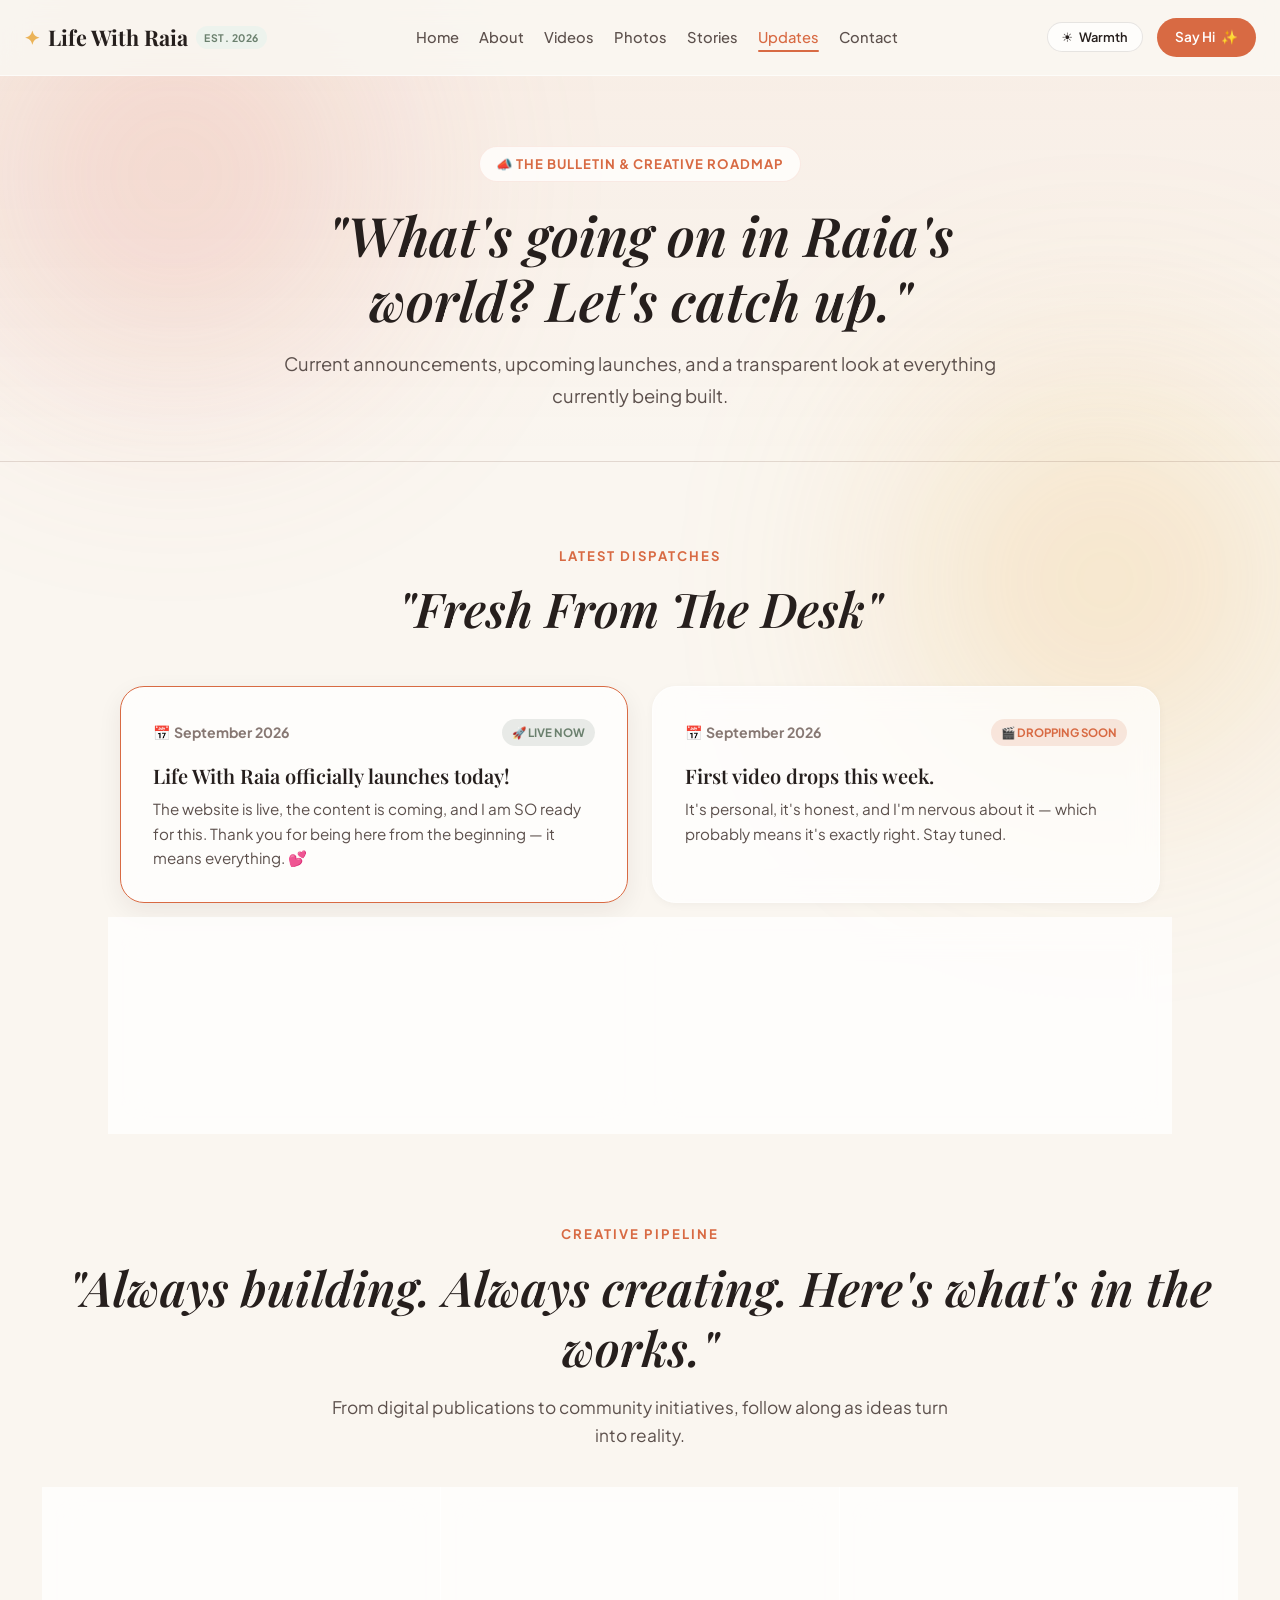
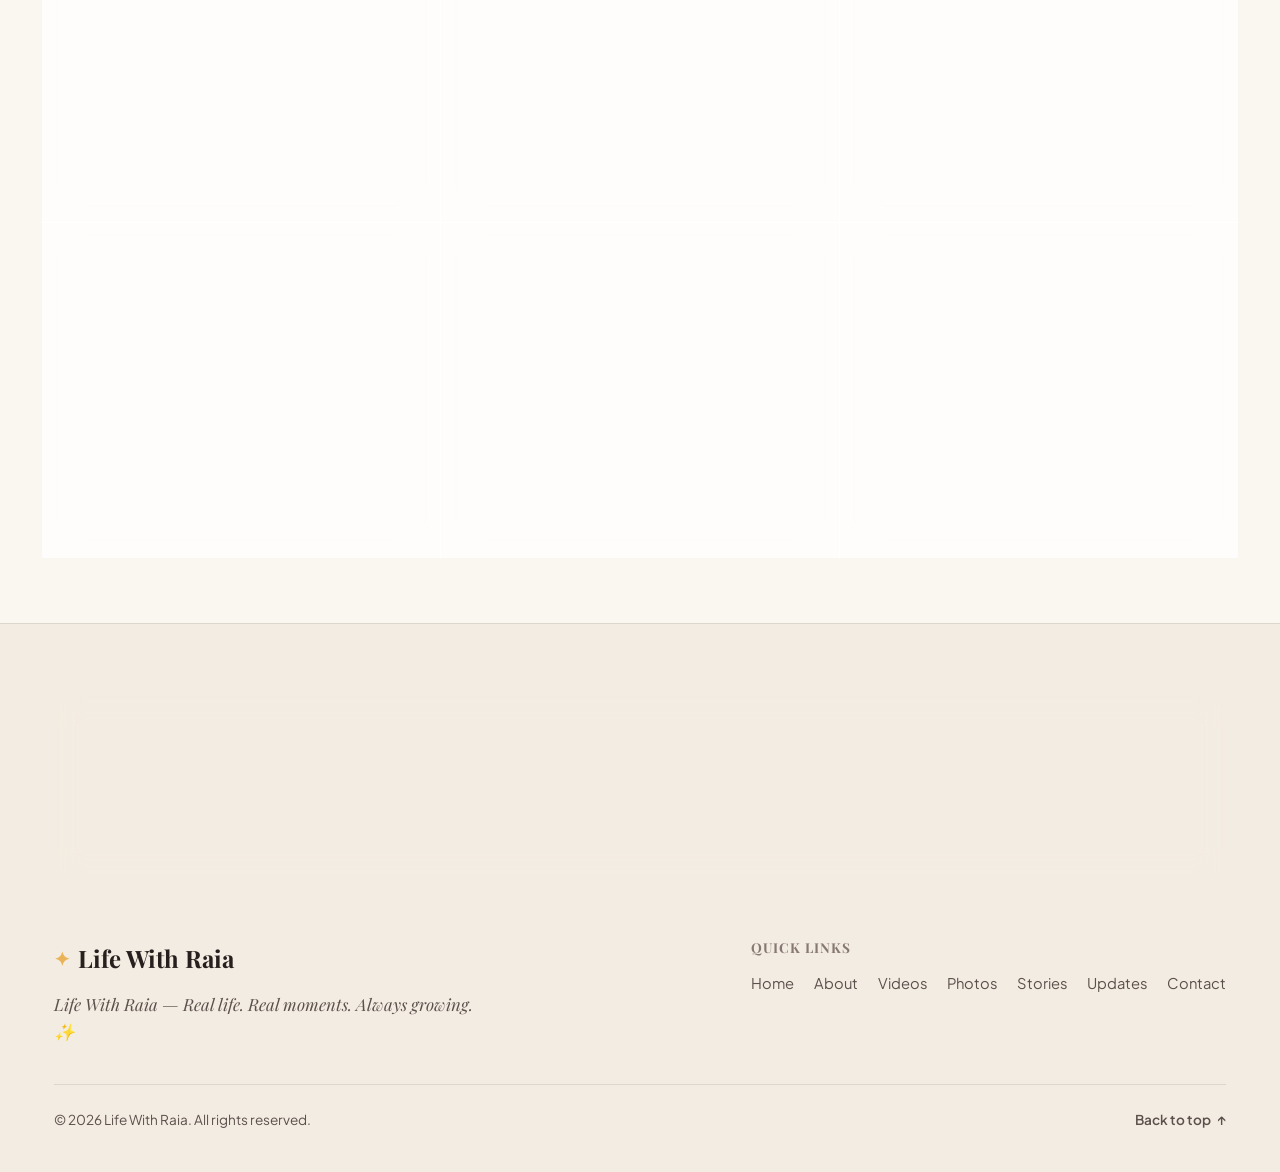
<file: updates.html>
<!DOCTYPE html>
<html lang="en" data-theme="warm">
<head>
  <meta charset="UTF-8" />
  <meta name="viewport" content="width=device-width, initial-scale=1.0" />
  <title>Updates & Projects Roadmap — Life With Raia 🚀</title>
  <meta name="description" content="Catch up on announcements, release timelines, and active creative projects in Raia's world." />
  <link rel="preconnect" href="https://fonts.googleapis.com" />
  <link rel="preconnect" href="https://fonts.gstatic.com" crossorigin />
  <link href="https://fonts.googleapis.com/css2?family=Playfair+Display:ital,wght@0,400..800;1,400..800&family=Plus+Jakarta+Sans:ital,wght@0,300..800;1,300..800&display=swap" rel="stylesheet" />
  <link rel="stylesheet" href="style.css" />
</head>
<body>
  <div class="ambient-glow glow-top-left" aria-hidden="true"></div>
  <div class="ambient-glow glow-bottom-right" aria-hidden="true"></div>

  <!-- Header / Navigation -->
  <header class="site-header" id="siteHeader">
    <div class="nav-container">
      <a href="index.html" class="brand-logo" id="brandLogo">
        <span class="logo-sparkle">✦</span>
        <span class="logo-text">Life With Raia</span>
        <span class="logo-badge">Est. 2026</span>
      </a>

      <nav class="nav-menu" id="navMenu" aria-label="Main Navigation">
        <ul class="nav-links">
          <li><a href="index.html" class="nav-link">Home</a></li>
          <li><a href="about.html" class="nav-link">About</a></li>
          <li><a href="videos.html" class="nav-link">Videos</a></li>
          <li><a href="photos.html" class="nav-link">Photos</a></li>
          <li><a href="stories.html" class="nav-link">Stories</a></li>
          <li><a href="updates.html" class="nav-link active">Updates</a></li>
          <li><a href="contact.html" class="nav-link">Contact</a></li>
        </ul>
      </nav>

      <div class="header-actions">
        <button class="theme-toggle-btn" id="themeToggleBtn" aria-label="Toggle Warm Day or Dusk Theme" title="Switch Theme">
          <span class="theme-icon sun-icon" aria-hidden="true">☀️</span>
          <span class="theme-icon moon-icon" aria-hidden="true">🌙</span>
          <span class="theme-label">Warmth</span>
        </button>

        <a href="contact.html" class="btn btn-primary-sm header-cta">
          <span>Say Hi</span>
          <span class="btn-arrow">✨</span>
        </a>

        <button class="mobile-menu-toggle" id="mobileMenuToggle" aria-label="Toggle navigation menu" aria-expanded="false">
          <span class="hamburger-bar"></span>
          <span class="hamburger-bar"></span>
          <span class="hamburger-bar"></span>
        </button>
      </div>
    </div>
  </header>

  <main>
    <!-- Subpage Hero -->
    <section class="page-hero-section">
      <div class="container page-hero-container">
        <div class="page-hero-badge">
          <span>📣 The Bulletin & Creative Roadmap</span>
        </div>
        <h1 class="page-hero-title">
          "What's going on in Raia's world? Let's catch up."
        </h1>
        <p class="page-hero-desc">
          Current announcements, upcoming launches, and a transparent look at everything currently being built.
        </p>
      </div>
    </section>

    <!-- Part 1: The Bulletin Updates Timeline -->
    <section class="section updates-section">
      <div class="container">
        <div class="section-header text-center">
          <span class="section-kicker">Latest Dispatches</span>
          <h2 class="section-headline">"Fresh From The Desk"</h2>
        </div>

        <div class="updates-timeline">
          <!-- Update 1 -->
          <div class="timeline-card glass-panel active-milestone">
            <div class="timeline-meta">
              <span class="timeline-date">📅 September 2026</span>
              <span class="status-badge status-live">🚀 Live Now</span>
            </div>
            <div class="timeline-body">
              <h3 class="timeline-title">Life With Raia officially launches today!</h3>
              <p>
                The website is live, the content is coming, and I am SO ready for this. Thank you for being here from the beginning — it means everything. 💕
              </p>
            </div>
          </div>

          <!-- Update 2 -->
          <div class="timeline-card glass-panel">
            <div class="timeline-meta">
              <span class="timeline-date">📅 September 2026</span>
              <span class="status-badge status-upcoming">🎬 Dropping Soon</span>
            </div>
            <div class="timeline-body">
              <h3 class="timeline-title">First video drops this week.</h3>
              <p>
                It's personal, it's honest, and I'm nervous about it — which probably means it's exactly right. Stay tuned.
              </p>
            </div>
          </div>

          <!-- Update 3 -->
          <div class="timeline-card glass-panel">
            <div class="timeline-meta">
              <span class="timeline-date">📅 Coming Soon</span>
              <span class="status-badge status-soon">📬 In The Works</span>
            </div>
            <div class="timeline-body">
              <h3 class="timeline-title">Newsletter launching next month.</h3>
              <p>
                Weekly updates, behind-the-scenes, things I'm loving — straight to your inbox. Sign up below to be first.
              </p>
            </div>
          </div>

          <!-- Update 4 -->
          <div class="timeline-card glass-panel">
            <div class="timeline-meta">
              <span class="timeline-date">📅 Coming Soon</span>
              <span class="status-badge status-soon">🌍 In Production</span>
            </div>
            <div class="timeline-body">
              <h3 class="timeline-title">First travel series in the works.</h3>
              <p>
                I'm going somewhere new and bringing you along for every single second of it.
              </p>
            </div>
          </div>
        </div>
      </div>
    </section>

    <!-- Part 2: Projects Showcase -->
    <section class="section projects-section" style="padding-top: 20px;">
      <div class="container">
        <div class="section-header text-center">
          <span class="section-kicker">Creative Pipeline</span>
          <h2 class="section-headline">
            "Always building. Always creating. Here's what's in the works."
          </h2>
          <p class="section-subtext">
            From digital publications to community initiatives, follow along as ideas turn into reality.
          </p>
        </div>

        <div class="projects-grid">
          <!-- Project 1 -->
          <div class="project-card glass-panel">
            <div class="project-card-header">
              <span class="project-icon">🌐</span>
              <span class="project-status-badge badge-live">Live Now</span>
            </div>
            <h3 class="project-title">Life With Raia — The Website</h3>
            <p class="project-desc">
              The digital home base. A place for everything — videos, photos, writing, and updates. This is just the beginning.
            </p>
            <div class="project-meta-foot">
              <span>v1.0 Launched</span>
              <span class="text-accent">Active Home Base &check;</span>
            </div>
          </div>

          <!-- Project 2 -->
          <div class="project-card glass-panel">
            <div class="project-card-header">
              <span class="project-icon">🎬</span>
              <span class="project-status-badge badge-ongoing">Ongoing</span>
            </div>
            <h3 class="project-title">The Vlog Series</h3>
            <p class="project-desc">
              A long-form video series documenting real life — the highs, the lows, the in-betweens. New episodes dropping regularly.
            </p>
            <div class="project-meta-foot">
              <span>Weekly Episodes</span>
              <a href="videos.html" class="text-accent">Watch Episodes &rarr;</a>
            </div>
          </div>

          <!-- Project 3 -->
          <div class="project-card glass-panel">
            <div class="project-card-header">
              <span class="project-icon">📬</span>
              <span class="project-status-badge badge-soon">Coming Soon</span>
            </div>
            <h3 class="project-title">The Raia Letter</h3>
            <p class="project-desc">
              A personal newsletter. Think: what I'm thinking about, what I'm watching, what's inspiring me, and what I want to share with you this week.
            </p>
            <div class="project-meta-foot">
              <span>Sunday Dispatch</span>
              <a href="#newsletterSignup" class="text-accent">Join Waitlist &rarr;</a>
            </div>
          </div>

          <!-- Project 4 -->
          <div class="project-card glass-panel">
            <div class="project-card-header">
              <span class="project-icon">📸</span>
              <span class="project-status-badge badge-progress">In Progress</span>
            </div>
            <h3 class="project-title">Photo Book Vol. 1</h3>
            <p class="project-desc">
              Curating a collection of my favorite images into a digital (and maybe physical) photo book. A visual diary of this season of life.
            </p>
            <div class="project-meta-foot">
              <span>Curating 150+ Shots</span>
              <span class="text-accent">Expected Late 2026</span>
            </div>
          </div>

          <!-- Project 5 -->
          <div class="project-card glass-panel">
            <div class="project-card-header">
              <span class="project-icon">🎙️</span>
              <span class="project-status-badge badge-concept">Concept Stage</span>
            </div>
            <h3 class="project-title">Conversations With Raia</h3>
            <p class="project-desc">
              A podcast or interview series where I sit down with interesting people and have the kinds of conversations you actually want to listen to.
            </p>
            <div class="project-meta-foot">
              <span>Audio Series</span>
              <span class="text-accent">Pilot Planning</span>
            </div>
          </div>

          <!-- Project 6 -->
          <div class="project-card glass-panel">
            <div class="project-card-header">
              <span class="project-icon">🛍️</span>
              <span class="project-status-badge badge-soon">Coming Soon</span>
            </div>
            <h3 class="project-title">Raia's Picks</h3>
            <p class="project-desc">
              A curated collection of things I genuinely love — from products to places to playlists. No fluff, just real recommendations.
            </p>
            <div class="project-meta-foot">
              <span>Curated Guides</span>
              <span class="text-accent">Drops With Newsletter</span>
            </div>
          </div>
        </div>
      </div>
    </section>
  </main>

  <!-- 🔻 Footer -->
  <footer class="site-footer" id="siteFooter">
    <div class="container">
      <div class="newsletter-box glass-panel" id="newsletterSignup">
        <div class="newsletter-content">
          <span class="newsletter-pill">💌 The Raia Letter</span>
          <h3 class="newsletter-title">Join the community</h3>
          <p class="newsletter-desc">
            "Get updates, behind-the-scenes, and good vibes straight to your inbox."
          </p>
        </div>
        <form class="newsletter-form" id="newsletterForm" novalidate>
          <div class="newsletter-input-group">
            <input type="email" id="newsletterEmail" placeholder="Your email address" required aria-label="Email for newsletter" />
            <button type="submit" class="btn btn-primary" id="newsletterSubmitBtn">
              <span>Subscribe ✨</span>
            </button>
          </div>
          <span class="newsletter-feedback" id="newsletterFeedback"></span>
        </form>
      </div>

      <div class="footer-main-row">
        <div class="footer-brand">
          <a href="index.html" class="brand-logo footer-logo">
            <span class="logo-sparkle">✦</span>
            <span class="logo-text">Life With Raia</span>
          </a>
          <p class="footer-tagline">
            <em>Life With Raia — Real life. Real moments. Always growing. ✨</em>
          </p>
        </div>

        <nav class="footer-nav" aria-label="Footer Navigation">
          <h4 class="footer-nav-title">Quick Links</h4>
          <ul class="footer-nav-links">
            <li><a href="index.html">Home</a></li>
            <li><a href="about.html">About</a></li>
            <li><a href="videos.html">Videos</a></li>
            <li><a href="photos.html">Photos</a></li>
            <li><a href="stories.html">Stories</a></li>
            <li><a href="updates.html">Updates</a></li>
            <li><a href="contact.html">Contact</a></li>
          </ul>
        </nav>
      </div>

      <div class="footer-bottom-row">
        <p class="footer-legal">
          &copy; 2026 Life With Raia. All rights reserved.
        </p>
        <div class="footer-back-to-top">
          <a href="#" class="back-top-link" id="backToTopBtn">
            <span>Back to top</span>
            <span>&uarr;</span>
          </a>
        </div>
      </div>
    </div>
  </footer>

  <div class="toast-container" id="toastContainer" aria-live="polite" aria-atomic="true"></div>
  <script src="app.js"></script>
</body>
</html>
</file>
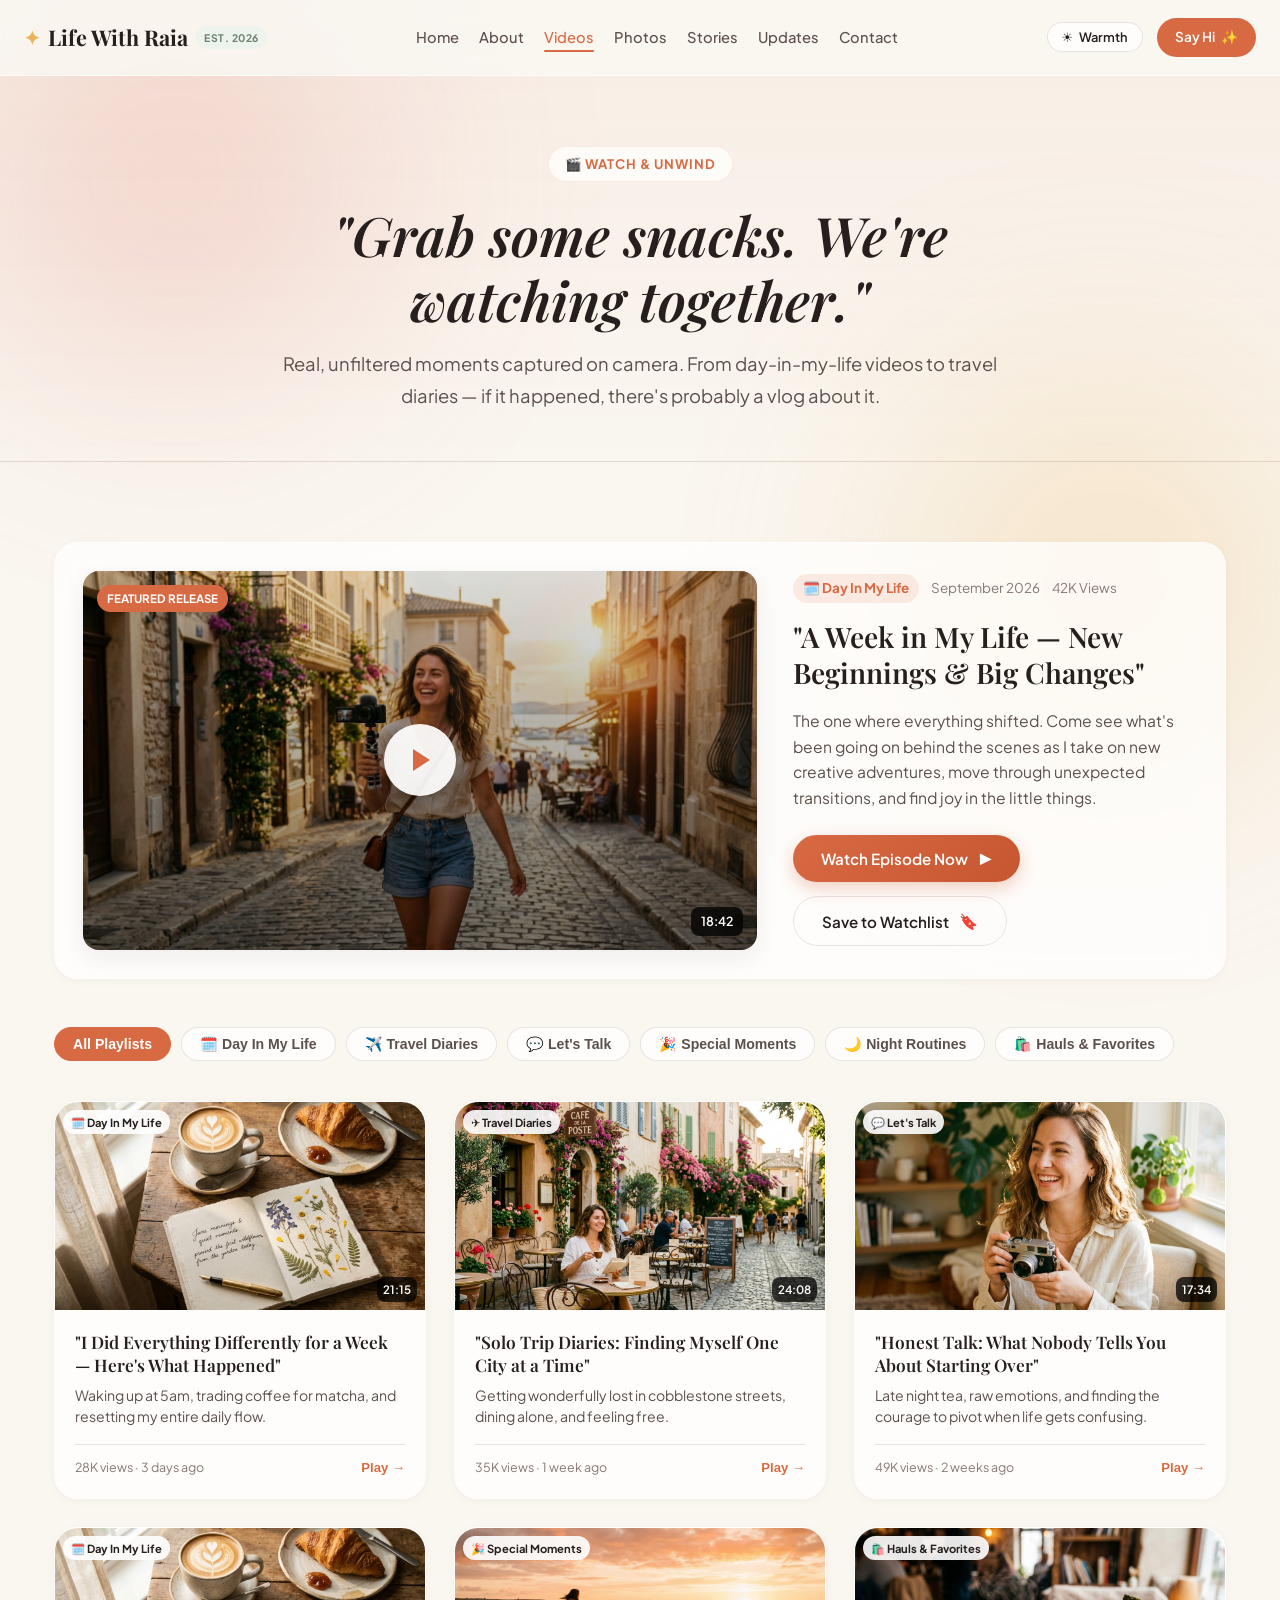
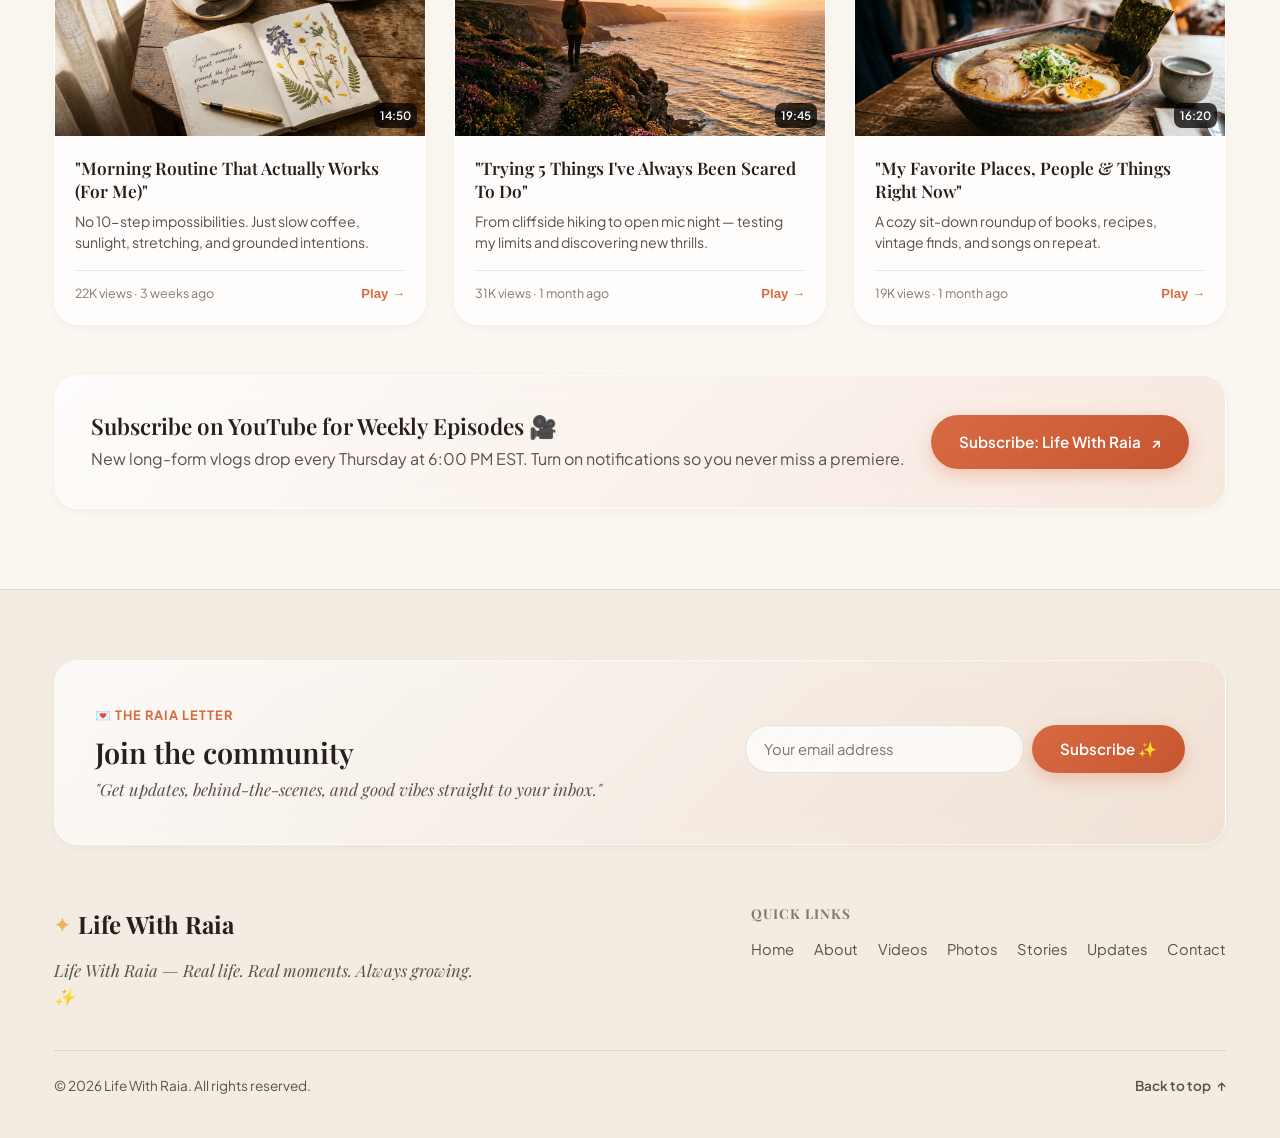
<file: videos.html>
<!DOCTYPE html>
<html lang="en" data-theme="warm">
<head>
  <meta charset="UTF-8" />
  <meta name="viewport" content="width=device-width, initial-scale=1.0" />
  <title>Videos & Vlogs — Life With Raia 🎬</title>
  <meta name="description" content="Watch Life With Raia vlogs, travel diaries, honest conversations, and daily routines. Grab some snacks, we're watching together." />
  <link rel="preconnect" href="https://fonts.googleapis.com" />
  <link rel="preconnect" href="https://fonts.gstatic.com" crossorigin />
  <link href="https://fonts.googleapis.com/css2?family=Playfair+Display:ital,wght@0,400..800;1,400..800&family=Plus+Jakarta+Sans:ital,wght@0,300..800;1,300..800&display=swap" rel="stylesheet" />
  <link rel="stylesheet" href="style.css" />
</head>
<body>
  <div class="ambient-glow glow-top-left" aria-hidden="true"></div>
  <div class="ambient-glow glow-bottom-right" aria-hidden="true"></div>

  <!-- Header / Navigation -->
  <header class="site-header" id="siteHeader">
    <div class="nav-container">
      <a href="index.html" class="brand-logo" id="brandLogo">
        <span class="logo-sparkle">✦</span>
        <span class="logo-text">Life With Raia</span>
        <span class="logo-badge">Est. 2026</span>
      </a>

      <nav class="nav-menu" id="navMenu" aria-label="Main Navigation">
        <ul class="nav-links">
          <li><a href="index.html" class="nav-link">Home</a></li>
          <li><a href="about.html" class="nav-link">About</a></li>
          <li><a href="videos.html" class="nav-link active">Videos</a></li>
          <li><a href="photos.html" class="nav-link">Photos</a></li>
          <li><a href="stories.html" class="nav-link">Stories</a></li>
          <li><a href="updates.html" class="nav-link">Updates</a></li>
          <li><a href="contact.html" class="nav-link">Contact</a></li>
        </ul>
      </nav>

      <div class="header-actions">
        <button class="theme-toggle-btn" id="themeToggleBtn" aria-label="Toggle Warm Day or Dusk Theme" title="Switch Theme">
          <span class="theme-icon sun-icon" aria-hidden="true">☀️</span>
          <span class="theme-icon moon-icon" aria-hidden="true">🌙</span>
          <span class="theme-label">Warmth</span>
        </button>

        <a href="contact.html" class="btn btn-primary-sm header-cta">
          <span>Say Hi</span>
          <span class="btn-arrow">✨</span>
        </a>

        <button class="mobile-menu-toggle" id="mobileMenuToggle" aria-label="Toggle navigation menu" aria-expanded="false">
          <span class="hamburger-bar"></span>
          <span class="hamburger-bar"></span>
          <span class="hamburger-bar"></span>
        </button>
      </div>
    </div>
  </header>

  <main>
    <!-- Subpage Hero -->
    <section class="page-hero-section">
      <div class="container page-hero-container">
        <div class="page-hero-badge">
          <span>🎬 Watch & Unwind</span>
        </div>
        <h1 class="page-hero-title">
          "Grab some snacks. We're watching together."
        </h1>
        <p class="page-hero-desc">
          Real, unfiltered moments captured on camera. From day-in-my-life videos to travel diaries — if it happened, there's probably a vlog about it.
        </p>
      </div>
    </section>

    <!-- Videos Main Hub -->
    <section class="section videos-section">
      <div class="container">
        <!-- Featured Video Spotlight -->
        <div class="featured-video-card glass-panel" id="featuredVideoCard">
          <div class="featured-video-media">
            <img src="assets/featured_vlog.jpg" alt="A Week in My Life - New Beginnings & Big Changes" class="featured-thumb-img" />
            <div class="media-overlay"></div>
            <button class="play-btn-large" id="playFeaturedBtn" aria-label="Play Featured Video">
              <span class="play-triangle"></span>
            </button>
            <div class="video-duration-pill">18:42</div>
            <div class="video-badge-new">Featured Release</div>
          </div>
          <div class="featured-video-info">
            <div class="video-meta-tags">
              <span class="badge-accent">🗓️ Day In My Life</span>
              <span class="meta-date">September 2026</span>
              <span class="meta-views">42K Views</span>
            </div>
            <h2 class="featured-video-title">
              "A Week in My Life — New Beginnings & Big Changes"
            </h2>
            <p class="featured-video-desc">
              The one where everything shifted. Come see what's been going on behind the scenes as I take on new creative adventures, move through unexpected transitions, and find joy in the little things.
            </p>
            <div class="featured-video-actions">
              <button class="btn btn-primary" id="watchFeaturedBtn">
                <span>Watch Episode Now</span>
                <span class="btn-icon">▶</span>
              </button>
              <button class="btn btn-outline" id="saveWatchLaterBtn">
                <span>Save to Watchlist</span>
                <span class="btn-icon">🔖</span>
              </button>
            </div>
          </div>
        </div>

        <!-- Video Categories / Playlist Filter Buttons -->
        <div class="filter-controls-container">
          <div class="filter-pills-scroll" id="videoCategoryFilters">
            <button class="filter-pill active" data-category="all">All Playlists</button>
            <button class="filter-pill" data-category="Day In My Life">🗓️ Day In My Life</button>
            <button class="filter-pill" data-category="Travel Diaries">✈️ Travel Diaries</button>
            <button class="filter-pill" data-category="Let's Talk">💬 Let's Talk</button>
            <button class="filter-pill" data-category="Special Moments">🎉 Special Moments</button>
            <button class="filter-pill" data-category="Night Routines">🌙 Night Routines</button>
            <button class="filter-pill" data-category="Hauls & Favorites">🛍️ Hauls & Favorites</button>
          </div>
        </div>

        <!-- Sample Videos Grid -->
        <div class="videos-grid" id="videosGrid">
          <!-- Video 1 -->
          <div class="video-card glass-panel" data-category="Day In My Life" data-title="I Did Everything Differently for a Week — Here's What Happened" data-duration="21:15">
            <div class="video-card-thumb">
              <img src="assets/everyday_magic.jpg" alt="I Did Everything Differently for a Week" />
              <div class="card-play-overlay">
                <span class="mini-play-icon">▶</span>
              </div>
              <span class="duration-badge">21:15</span>
              <span class="cat-pill">🗓️ Day In My Life</span>
            </div>
            <div class="video-card-body">
              <h3 class="video-card-title">"I Did Everything Differently for a Week — Here's What Happened"</h3>
              <p class="video-card-summary">Waking up at 5am, trading coffee for matcha, and resetting my entire daily flow.</p>
              <div class="video-card-foot">
                <span>28K views · 3 days ago</span>
                <button class="icon-link-btn">Play &rarr;</button>
              </div>
            </div>
          </div>

          <!-- Video 2 -->
          <div class="video-card glass-panel" data-category="Travel Diaries" data-title="Solo Trip Diaries: Finding Myself One City at a Time" data-duration="24:08">
            <div class="video-card-thumb">
              <img src="assets/places_city_travel.jpg" alt="Solo Trip Diaries" />
              <div class="card-play-overlay">
                <span class="mini-play-icon">▶</span>
              </div>
              <span class="duration-badge">24:08</span>
              <span class="cat-pill">✈️ Travel Diaries</span>
            </div>
            <div class="video-card-body">
              <h3 class="video-card-title">"Solo Trip Diaries: Finding Myself One City at a Time"</h3>
              <p class="video-card-summary">Getting wonderfully lost in cobblestone streets, dining alone, and feeling free.</p>
              <div class="video-card-foot">
                <span>35K views · 1 week ago</span>
                <button class="icon-link-btn">Play &rarr;</button>
              </div>
            </div>
          </div>

          <!-- Video 3 -->
          <div class="video-card glass-panel" data-category="Let's Talk" data-title="Honest Talk: What Nobody Tells You About Starting Over" data-duration="17:34">
            <div class="video-card-thumb">
              <img src="assets/raia_portrait.jpg" alt="Honest Talk: Starting Over" />
              <div class="card-play-overlay">
                <span class="mini-play-icon">▶</span>
              </div>
              <span class="duration-badge">17:34</span>
              <span class="cat-pill">💬 Let's Talk</span>
            </div>
            <div class="video-card-body">
              <h3 class="video-card-title">"Honest Talk: What Nobody Tells You About Starting Over"</h3>
              <p class="video-card-summary">Late night tea, raw emotions, and finding the courage to pivot when life gets confusing.</p>
              <div class="video-card-foot">
                <span>49K views · 2 weeks ago</span>
                <button class="icon-link-btn">Play &rarr;</button>
              </div>
            </div>
          </div>

          <!-- Video 4 -->
          <div class="video-card glass-panel" data-category="Day In My Life" data-title="Morning Routine That Actually Works (For Me)" data-duration="14:50">
            <div class="video-card-thumb">
              <img src="assets/everyday_magic.jpg" alt="Morning Routine That Actually Works" />
              <div class="card-play-overlay">
                <span class="mini-play-icon">▶</span>
              </div>
              <span class="duration-badge">14:50</span>
              <span class="cat-pill">🗓️ Day In My Life</span>
            </div>
            <div class="video-card-body">
              <h3 class="video-card-title">"Morning Routine That Actually Works (For Me)"</h3>
              <p class="video-card-summary">No 10-step impossibilities. Just slow coffee, sunlight, stretching, and grounded intentions.</p>
              <div class="video-card-foot">
                <span>22K views · 3 weeks ago</span>
                <button class="icon-link-btn">Play &rarr;</button>
              </div>
            </div>
          </div>

          <!-- Video 5 -->
          <div class="video-card glass-panel" data-category="Special Moments" data-title="Trying 5 Things I've Always Been Scared To Do" data-duration="19:45">
            <div class="video-card-thumb">
              <img src="assets/golden_hour_coast.jpg" alt="Trying 5 Things I've Always Been Scared To Do" />
              <div class="card-play-overlay">
                <span class="mini-play-icon">▶</span>
              </div>
              <span class="duration-badge">19:45</span>
              <span class="cat-pill">🎉 Special Moments</span>
            </div>
            <div class="video-card-body">
              <h3 class="video-card-title">"Trying 5 Things I've Always Been Scared To Do"</h3>
              <p class="video-card-summary">From cliffside hiking to open mic night — testing my limits and discovering new thrills.</p>
              <div class="video-card-foot">
                <span>31K views · 1 month ago</span>
                <button class="icon-link-btn">Play &rarr;</button>
              </div>
            </div>
          </div>

          <!-- Video 6 -->
          <div class="video-card glass-panel" data-category="Hauls & Favorites" data-title="My Favorite Places, People & Things Right Now" data-duration="16:20">
            <div class="video-card-thumb">
              <img src="assets/food_mood_ramen.jpg" alt="My Favorite Places, People & Things Right Now" />
              <div class="card-play-overlay">
                <span class="mini-play-icon">▶</span>
              </div>
              <span class="duration-badge">16:20</span>
              <span class="cat-pill">🛍️ Hauls & Favorites</span>
            </div>
            <div class="video-card-body">
              <h3 class="video-card-title">"My Favorite Places, People & Things Right Now"</h3>
              <p class="video-card-summary">A cozy sit-down roundup of books, recipes, vintage finds, and songs on repeat.</p>
              <div class="video-card-foot">
                <span>19K views · 1 month ago</span>
                <button class="icon-link-btn">Play &rarr;</button>
              </div>
            </div>
          </div>
        </div>

        <!-- YouTube Callout Banner -->
        <div class="youtube-banner glass-panel">
          <div class="youtube-banner-text">
            <h3>Subscribe on YouTube for Weekly Episodes 🎥</h3>
            <p>New long-form vlogs drop every Thursday at 6:00 PM EST. Turn on notifications so you never miss a premiere.</p>
          </div>
          <a href="https://youtube.com" target="_blank" rel="noopener noreferrer" class="btn btn-primary">
            <span>Subscribe: Life With Raia</span>
            <span class="btn-icon">↗</span>
          </a>
        </div>
      </div>
    </section>
  </main>

  <!-- Video Player Modal -->
  <div class="modal-backdrop" id="videoModal" role="dialog" aria-modal="true" aria-hidden="true">
    <div class="video-modal-wrapper glass-panel">
      <div class="video-modal-header">
        <div class="video-modal-title-wrap">
          <span class="video-badge-pill" id="videoModalBadge">🗓️ Day In My Life</span>
          <h3 class="video-modal-title" id="videoModalTitle">Video Title</h3>
        </div>
        <button class="modal-close-btn" id="closeVideoModalBtn" aria-label="Close video player">&times;</button>
      </div>
      <div class="video-player-container">
        <div class="simulated-player" id="simulatedPlayer">
          <img src="assets/featured_vlog.jpg" alt="Video scene preview" id="videoModalThumb" class="sim-player-thumb" />
          <div class="sim-player-controls-overlay">
            <button class="sim-play-toggle" id="simPlayToggle" aria-label="Play or pause video">
              <span class="sim-icon-play" id="simPlayIcon">▶</span>
            </button>
            <div class="sim-progress-track" id="simProgressTrack">
              <div class="sim-progress-bar" id="simProgressBar"></div>
            </div>
            <div class="sim-time-display" id="simTimeDisplay">00:00 / 18:42</div>
          </div>
          <div class="sim-watermark">Life With Raia · Official Player</div>
        </div>
      </div>
      <div class="video-modal-footer">
        <p id="videoModalDesc">Video description goes here.</p>
        <div class="video-modal-actions">
          <button class="btn btn-secondary-sm" id="copyVideoLinkBtn">🔗 Copy Link</button>
          <a href="https://youtube.com" target="_blank" rel="noopener noreferrer" class="btn btn-primary-sm">Open on YouTube ↗</a>
        </div>
      </div>
    </div>
  </div>

  <!-- 🔻 Footer -->
  <footer class="site-footer" id="siteFooter">
    <div class="container">
      <div class="newsletter-box glass-panel" id="newsletterSignup">
        <div class="newsletter-content">
          <span class="newsletter-pill">💌 The Raia Letter</span>
          <h3 class="newsletter-title">Join the community</h3>
          <p class="newsletter-desc">
            "Get updates, behind-the-scenes, and good vibes straight to your inbox."
          </p>
        </div>
        <form class="newsletter-form" id="newsletterForm" novalidate>
          <div class="newsletter-input-group">
            <input type="email" id="newsletterEmail" placeholder="Your email address" required aria-label="Email for newsletter" />
            <button type="submit" class="btn btn-primary" id="newsletterSubmitBtn">
              <span>Subscribe ✨</span>
            </button>
          </div>
          <span class="newsletter-feedback" id="newsletterFeedback"></span>
        </form>
      </div>

      <div class="footer-main-row">
        <div class="footer-brand">
          <a href="index.html" class="brand-logo footer-logo">
            <span class="logo-sparkle">✦</span>
            <span class="logo-text">Life With Raia</span>
          </a>
          <p class="footer-tagline">
            <em>Life With Raia — Real life. Real moments. Always growing. ✨</em>
          </p>
        </div>

        <nav class="footer-nav" aria-label="Footer Navigation">
          <h4 class="footer-nav-title">Quick Links</h4>
          <ul class="footer-nav-links">
            <li><a href="index.html">Home</a></li>
            <li><a href="about.html">About</a></li>
            <li><a href="videos.html">Videos</a></li>
            <li><a href="photos.html">Photos</a></li>
            <li><a href="stories.html">Stories</a></li>
            <li><a href="updates.html">Updates</a></li>
            <li><a href="contact.html">Contact</a></li>
          </ul>
        </nav>
      </div>

      <div class="footer-bottom-row">
        <p class="footer-legal">
          &copy; 2026 Life With Raia. All rights reserved.
        </p>
        <div class="footer-back-to-top">
          <a href="#" class="back-top-link" id="backToTopBtn">
            <span>Back to top</span>
            <span>&uarr;</span>
          </a>
        </div>
      </div>
    </div>
  </footer>

  <div class="toast-container" id="toastContainer" aria-live="polite" aria-atomic="true"></div>
  <script src="app.js"></script>
</body>
</html>
</file>
<file: style.css>
/* ==========================================================================
   Life With Raia — Comprehensive Modern Stylesheet (Multi-Page Architecture)
   Warm Aesthetic · Glassmorphism · Editorial Typography · Responsive Design
   ========================================================================== */

/* --- CSS Variables & Design Tokens --- */
:root {
  /* Color Palette: Warm Day Mode (Default) */
  --bg-primary: #FAF6F0;
  --bg-secondary: #F3ECE2;
  --bg-card: rgba(255, 255, 255, 0.72);
  --bg-card-hover: rgba(255, 255, 255, 0.92);
  --bg-glass: rgba(255, 255, 255, 0.65);
  
  --text-primary: #261F1D;
  --text-secondary: #5C504C;
  --text-muted: #877873;
  --text-inverse: #FFFFFF;

  --accent-terracotta: #D86A43;
  --accent-terracotta-hover: #BF532D;
  --accent-rose: #E58E80;
  --accent-gold: #EBB358;
  --accent-sage: #6B806E;
  --accent-sage-soft: #EDF3ED;

  --border-light: rgba(216, 106, 67, 0.12);
  --border-glass: rgba(255, 255, 255, 0.55);
  --border-subtle: rgba(92, 80, 76, 0.14);

  --shadow-sm: 0 2px 8px rgba(38, 31, 29, 0.04);
  --shadow-md: 0 8px 24px rgba(38, 31, 29, 0.07);
  --shadow-lg: 0 16px 40px rgba(38, 31, 29, 0.11);
  --shadow-glow: 0 0 35px rgba(216, 106, 67, 0.22);

  /* Typography */
  --font-serif: 'Playfair Display', Georgia, serif;
  --font-sans: 'Plus Jakarta Sans', system-ui, -apple-system, sans-serif;

  /* Layout & Transitions */
  --nav-height: 76px;
  --radius-sm: 8px;
  --radius-md: 16px;
  --radius-lg: 24px;
  --radius-full: 9999px;
  --transition: all 0.3s cubic-bezier(0.16, 1, 0.3, 1);
  --backdrop-blur: blur(14px);
}

/* Dusk / Twilight Mode */
[data-theme="dusk"] {
  --bg-primary: #151111;
  --bg-secondary: #1F1918;
  --bg-card: rgba(35, 28, 27, 0.75);
  --bg-card-hover: rgba(45, 36, 34, 0.9);
  --bg-glass: rgba(27, 21, 20, 0.75);

  --text-primary: #F7EFE9;
  --text-secondary: #C8BBB5;
  --text-muted: #8E7F7A;
  --text-inverse: #151111;

  --accent-terracotta: #E87F5A;
  --accent-terracotta-hover: #F29373;
  --accent-rose: #F0A396;
  --accent-gold: #F2C375;
  --accent-sage: #8BA48F;
  --accent-sage-soft: #242E25;

  --border-light: rgba(232, 127, 90, 0.2);
  --border-glass: rgba(255, 255, 255, 0.1);
  --border-subtle: rgba(200, 187, 181, 0.15);

  --shadow-sm: 0 2px 8px rgba(0, 0, 0, 0.3);
  --shadow-md: 0 8px 24px rgba(0, 0, 0, 0.45);
  --shadow-lg: 0 16px 40px rgba(0, 0, 0, 0.6);
  --shadow-glow: 0 0 40px rgba(232, 127, 90, 0.28);
}

/* --- Base & Reset --- */
*, *::before, *::after {
  box-sizing: border-box;
  margin: 0;
  padding: 0;
}

html {
  scroll-behavior: smooth;
  font-size: 16px;
}

body {
  background-color: var(--bg-primary);
  color: var(--text-primary);
  font-family: var(--font-sans);
  line-height: 1.65;
  overflow-x: hidden;
  position: relative;
  transition: background-color 0.4s ease, color 0.4s ease;
  min-height: 100vh;
}

/* Ambient Radial Glow Elements */
.ambient-glow {
  position: fixed;
  width: 550px;
  height: 550px;
  border-radius: 50%;
  pointer-events: none;
  z-index: -1;
  filter: blur(120px);
  opacity: 0.45;
  transition: opacity 0.5s ease;
}

.glow-top-left {
  top: -100px;
  left: -100px;
  background: radial-gradient(circle, var(--accent-rose), transparent 70%);
}

.glow-bottom-right {
  bottom: 5%;
  right: -100px;
  background: radial-gradient(circle, var(--accent-gold), transparent 70%);
}

/* Container & Typography */
.container {
  width: 100%;
  max-width: 1220px;
  margin: 0 auto;
  padding: 0 24px;
}

h1, h2, h3, h4, .font-serif {
  font-family: var(--font-serif);
  color: var(--text-primary);
  font-weight: 600;
  line-height: 1.25;
}

p {
  color: var(--text-secondary);
}

a {
  color: inherit;
  text-decoration: none;
  transition: var(--transition);
}

ul {
  list-style: none;
}

img {
  max-width: 100%;
  height: auto;
  display: block;
}

/* Glassmorphic Panel Utility */
.glass-panel {
  background: var(--bg-card);
  backdrop-filter: var(--backdrop-blur);
  -webkit-backdrop-filter: var(--backdrop-blur);
  border: 1px solid var(--border-glass);
  box-shadow: var(--shadow-sm);
  border-radius: var(--radius-lg);
  transition: var(--transition);
}

.glass-panel:hover {
  background: var(--bg-card-hover);
  box-shadow: var(--shadow-md);
}

/* Buttons */
.btn {
  display: inline-flex;
  align-items: center;
  justify-content: center;
  gap: 10px;
  padding: 14px 28px;
  font-family: var(--font-sans);
  font-size: 0.95rem;
  font-weight: 600;
  border-radius: var(--radius-full);
  cursor: pointer;
  border: none;
  transition: var(--transition);
  text-decoration: none;
}

.btn-primary {
  background: linear-gradient(135deg, var(--accent-terracotta), #C65630);
  color: #FFFFFF;
  box-shadow: 0 6px 18px rgba(216, 106, 67, 0.32);
}

.btn-primary:hover {
  background: linear-gradient(135deg, var(--accent-terracotta-hover), #AC4622);
  transform: translateY(-2px);
  box-shadow: 0 10px 24px rgba(216, 106, 67, 0.42);
}

.btn-secondary {
  background: var(--bg-card);
  color: var(--text-primary);
  border: 1px solid var(--border-subtle);
  backdrop-filter: var(--backdrop-blur);
}

.btn-secondary:hover {
  background: var(--bg-card-hover);
  border-color: var(--accent-terracotta);
  color: var(--accent-terracotta);
  transform: translateY(-2px);
}

.btn-outline {
  background: transparent;
  color: var(--text-primary);
  border: 1px solid var(--border-subtle);
}

.btn-outline:hover {
  border-color: var(--accent-terracotta);
  color: var(--accent-terracotta);
}

.btn-primary-sm {
  padding: 8px 18px;
  font-size: 0.85rem;
  border-radius: var(--radius-full);
  background: var(--accent-terracotta);
  color: #FFFFFF;
  font-weight: 600;
  display: inline-flex;
  align-items: center;
  gap: 6px;
}

.btn-primary-sm:hover {
  background: var(--accent-terracotta-hover);
  transform: translateY(-1px);
}

.btn-secondary-sm {
  padding: 8px 16px;
  font-size: 0.85rem;
  border-radius: var(--radius-full);
  background: var(--bg-card);
  border: 1px solid var(--border-subtle);
  color: var(--text-primary);
  cursor: pointer;
}

.btn-secondary-sm:hover {
  border-color: var(--accent-terracotta);
  color: var(--accent-terracotta);
}

.btn-block {
  width: 100%;
}

/* Badges & Kickers */
.section-kicker {
  display: inline-block;
  font-size: 0.82rem;
  font-weight: 700;
  text-transform: uppercase;
  letter-spacing: 2px;
  color: var(--accent-terracotta);
  margin-bottom: 12px;
}

.section-headline {
  font-size: clamp(2rem, 3.8vw, 3rem);
  font-style: italic;
  margin-bottom: 16px;
}

.section-subtext {
  font-size: 1.08rem;
  max-width: 640px;
  color: var(--text-secondary);
}

.section-header {
  margin-bottom: 48px;
}

.text-center {
  text-align: center;
}

.section-header.text-center .section-subtext {
  margin: 0 auto;
}

/* ==========================================================================
   Header & Navigation
   ========================================================================== */
.site-header {
  position: sticky;
  top: 0;
  left: 0;
  width: 100%;
  height: var(--nav-height);
  z-index: 100;
  transition: var(--transition);
  background: rgba(250, 246, 240, 0.86);
  backdrop-filter: var(--backdrop-blur);
  -webkit-backdrop-filter: var(--backdrop-blur);
  border-bottom: 1px solid var(--border-glass);
}

[data-theme="dusk"] .site-header {
  background: rgba(21, 17, 17, 0.86);
}

.site-header.scrolled {
  box-shadow: var(--shadow-sm);
  height: 68px;
}

.nav-container {
  max-width: 1280px;
  height: 100%;
  margin: 0 auto;
  padding: 0 24px;
  display: flex;
  align-items: center;
  justify-content: space-between;
  gap: 20px;
}

.brand-logo {
  display: flex;
  align-items: center;
  gap: 8px;
  font-family: var(--font-serif);
  font-size: 1.35rem;
  font-weight: 700;
  color: var(--text-primary);
  white-space: nowrap;
}

.logo-sparkle {
  color: var(--accent-gold);
  font-size: 1.2rem;
  animation: sparkleRotate 6s infinite linear;
}

@keyframes sparkleRotate {
  0% { transform: rotate(0deg); }
  50% { transform: rotate(180deg) scale(1.15); }
  100% { transform: rotate(360deg); }
}

.logo-badge {
  font-family: var(--font-sans);
  font-size: 0.65rem;
  font-weight: 700;
  text-transform: uppercase;
  letter-spacing: 0.5px;
  background: var(--accent-sage-soft);
  color: var(--accent-sage);
  padding: 3px 8px;
  border-radius: var(--radius-full);
}

.nav-menu {
  display: flex;
  align-items: center;
}

.nav-links {
  display: flex;
  align-items: center;
  gap: 20px;
}

.nav-link {
  font-size: 0.92rem;
  font-weight: 500;
  color: var(--text-secondary);
  position: relative;
  padding: 6px 0;
}

.nav-link:hover, .nav-link.active {
  color: var(--accent-terracotta);
}

.nav-link.active::after {
  content: '';
  position: absolute;
  bottom: 0;
  left: 0;
  width: 100%;
  height: 2px;
  background: var(--accent-terracotta);
  border-radius: var(--radius-full);
}

.header-actions {
  display: flex;
  align-items: center;
  gap: 14px;
}

/* Theme Toggle Button */
.theme-toggle-btn {
  display: flex;
  align-items: center;
  gap: 6px;
  background: var(--bg-card);
  border: 1px solid var(--border-subtle);
  border-radius: var(--radius-full);
  padding: 6px 14px;
  font-size: 0.8rem;
  font-family: var(--font-sans);
  font-weight: 600;
  color: var(--text-primary);
  cursor: pointer;
  transition: var(--transition);
}

.theme-toggle-btn:hover {
  border-color: var(--accent-terracotta);
  transform: translateY(-1px);
}

.moon-icon {
  display: none;
}

[data-theme="dusk"] .sun-icon {
  display: none;
}

[data-theme="dusk"] .moon-icon {
  display: inline-block;
}

/* Mobile Menu Toggle Button */
.mobile-menu-toggle {
  display: none;
  flex-direction: column;
  justify-content: space-between;
  width: 30px;
  height: 20px;
  background: transparent;
  border: none;
  cursor: pointer;
}

.hamburger-bar {
  width: 100%;
  height: 2.5px;
  background: var(--text-primary);
  border-radius: 2px;
  transition: var(--transition);
}

/* ==========================================================================
   Page Hero Section (For Subpages: About, Videos, Photos, Stories, etc.)
   ========================================================================== */
.page-hero-section {
  padding: 70px 0 50px;
  position: relative;
  border-bottom: 1px solid var(--border-subtle);
  background: linear-gradient(180deg, rgba(216, 106, 67, 0.05) 0%, transparent 100%);
}

.page-hero-container {
  display: flex;
  flex-direction: column;
  align-items: center;
  text-align: center;
  max-width: 820px;
  margin: 0 auto;
}

.page-hero-badge {
  display: inline-flex;
  align-items: center;
  gap: 8px;
  background: var(--bg-card);
  border: 1px solid var(--border-light);
  padding: 6px 16px;
  border-radius: var(--radius-full);
  font-size: 0.82rem;
  font-weight: 700;
  text-transform: uppercase;
  letter-spacing: 1px;
  color: var(--accent-terracotta);
  margin-bottom: 20px;
}

.page-hero-title {
  font-size: clamp(2.3rem, 4.5vw, 3.4rem);
  line-height: 1.2;
  margin-bottom: 16px;
  font-style: italic;
}

.page-hero-desc {
  font-size: 1.15rem;
  line-height: 1.7;
  color: var(--text-secondary);
}

/* ==========================================================================
   🏠 Hero Section (Home Page)
   ========================================================================== */
.hero-section {
  padding: 60px 0 80px;
  position: relative;
}

.hero-grid {
  display: grid;
  grid-template-columns: 1.15fr 0.85fr;
  align-items: center;
  gap: 56px;
}

.hero-tag-badge {
  display: inline-flex;
  align-items: center;
  gap: 8px;
  background: var(--bg-card);
  border: 1px solid var(--border-light);
  padding: 6px 16px;
  border-radius: var(--radius-full);
  font-size: 0.82rem;
  font-weight: 600;
  color: var(--accent-terracotta);
  margin-bottom: 24px;
  box-shadow: var(--shadow-sm);
}

.badge-dot {
  width: 8px;
  height: 8px;
  background: var(--accent-terracotta);
  border-radius: 50%;
  animation: pulseDot 2s infinite ease-in-out;
}

@keyframes pulseDot {
  0%, 100% { transform: scale(1); opacity: 1; }
  50% { transform: scale(1.4); opacity: 0.5; }
}

.hero-headline {
  font-size: clamp(2.4rem, 4.2vw, 3.8rem);
  line-height: 1.15;
  margin-bottom: 20px;
  letter-spacing: -0.5px;
}

.hero-highlight {
  color: var(--accent-terracotta);
  font-style: italic;
}

.hero-subheadline {
  font-size: 1.18rem;
  line-height: 1.7;
  color: var(--text-secondary);
  margin-bottom: 32px;
  max-width: 540px;
}

.hero-cta-group {
  display: flex;
  align-items: center;
  gap: 16px;
  margin-bottom: 48px;
  flex-wrap: wrap;
}

/* Stats Bar */
.stats-bar {
  display: flex;
  align-items: center;
  gap: 24px;
  background: var(--bg-card);
  backdrop-filter: var(--backdrop-blur);
  border: 1px solid var(--border-glass);
  padding: 16px 24px;
  border-radius: var(--radius-lg);
  box-shadow: var(--shadow-sm);
  flex-wrap: wrap;
}

.stat-item {
  display: flex;
  align-items: center;
  gap: 12px;
}

.stat-icon-wrap {
  font-size: 1.35rem;
  background: rgba(216, 106, 67, 0.08);
  width: 42px;
  height: 42px;
  display: flex;
  align-items: center;
  justify-content: center;
  border-radius: var(--radius-md);
}

.stat-details {
  display: flex;
  flex-direction: column;
}

.stat-number {
  font-family: var(--font-serif);
  font-size: 1.3rem;
  font-weight: 700;
  color: var(--text-primary);
  line-height: 1.1;
}

.stat-label {
  font-size: 0.76rem;
  font-weight: 600;
  text-transform: uppercase;
  letter-spacing: 0.5px;
  color: var(--text-muted);
}

.stat-divider {
  width: 1px;
  height: 32px;
  background: var(--border-subtle);
}

/* Hero Portrait Showcase */
.hero-visual-col {
  position: relative;
  display: flex;
  justify-content: center;
}

.hero-portrait-card {
  position: relative;
  width: 100%;
  max-width: 440px;
}

.portrait-glow {
  position: absolute;
  inset: -15px;
  background: radial-gradient(circle, var(--accent-rose), transparent 70%);
  filter: blur(35px);
  opacity: 0.5;
  z-index: 1;
}

.portrait-frame {
  position: relative;
  z-index: 2;
  background: #FFFFFF;
  padding: 14px 14px 20px;
  border-radius: var(--radius-lg);
  box-shadow: var(--shadow-lg);
  transform: rotate(-1.5deg);
  transition: transform 0.4s ease, box-shadow 0.4s ease;
}

[data-theme="dusk"] .portrait-frame {
  background: #231C1B;
}

.portrait-frame:hover {
  transform: rotate(0deg) scale(1.02);
  box-shadow: var(--shadow-glow);
}

.hero-portrait-img {
  width: 100%;
  height: 460px;
  object-fit: cover;
  border-radius: calc(var(--radius-lg) - 6px);
}

.polaroid-caption {
  margin-top: 14px;
  display: flex;
  align-items: center;
  justify-content: space-between;
  padding: 0 6px;
}

.caption-handwritten {
  font-family: var(--font-serif);
  font-style: italic;
  font-size: 0.95rem;
  color: var(--text-primary);
}

.live-pill {
  display: inline-flex;
  align-items: center;
  gap: 6px;
  font-size: 0.72rem;
  font-weight: 700;
  text-transform: uppercase;
  color: var(--accent-sage);
  background: var(--accent-sage-soft);
  padding: 3px 8px;
  border-radius: var(--radius-full);
}

.pulse-indicator {
  width: 6px;
  height: 6px;
  background: var(--accent-sage);
  border-radius: 50%;
  animation: pulseDot 1.8s infinite ease-in-out;
}

/* Floating Micro-Badges */
.floating-badge {
  position: absolute;
  z-index: 3;
  display: flex;
  align-items: center;
  gap: 12px;
  background: var(--bg-card);
  backdrop-filter: var(--backdrop-blur);
  border: 1px solid var(--border-glass);
  padding: 10px 16px;
  border-radius: var(--radius-md);
  box-shadow: var(--shadow-md);
  animation: floatAnim 5s ease-in-out infinite alternate;
}

@keyframes floatAnim {
  0% { transform: translateY(0); }
  100% { transform: translateY(-8px); }
}

.badge-vibe {
  top: 15%;
  left: -35px;
  animation-delay: 0.5s;
}

.badge-next {
  bottom: 8%;
  right: -25px;
  animation-delay: 1.8s;
}

.badge-icon {
  font-size: 1.4rem;
}

.badge-text {
  display: flex;
  flex-direction: column;
}

.badge-text strong {
  font-size: 0.85rem;
  color: var(--text-primary);
}

.badge-text small {
  font-size: 0.74rem;
  color: var(--text-muted);
}

/* ==========================================================================
   Section Global Styling
   ========================================================================== */
.section {
  padding: 80px 0;
  position: relative;
}

.section-head-split {
  display: flex;
  align-items: flex-end;
  justify-content: space-between;
  gap: 24px;
  margin-bottom: 40px;
  flex-wrap: wrap;
}

.view-all-link {
  display: inline-flex;
  align-items: center;
  gap: 8px;
  font-weight: 700;
  color: var(--accent-terracotta);
  font-size: 0.95rem;
  border-bottom: 2px solid transparent;
  padding-bottom: 2px;
}

.view-all-link:hover {
  border-color: var(--accent-terracotta);
  transform: translateX(4px);
}

/* ==========================================================================
   👋 About Raia Layout & Subpage
   ========================================================================== */
.about-section {
  background: linear-gradient(180deg, transparent, rgba(216, 106, 67, 0.04), transparent);
}

.about-grid {
  display: grid;
  grid-template-columns: 1.25fr 0.75fr;
  gap: 36px;
  margin-top: 30px;
}

.about-story-card {
  padding: 40px;
}

.about-bio-text {
  display: flex;
  flex-direction: column;
  gap: 18px;
  font-size: 1.05rem;
  margin-bottom: 32px;
}

.lead-text {
  font-size: 1.18rem;
  line-height: 1.7;
  color: var(--text-primary);
}

.personality-block {
  padding-top: 24px;
  border-top: 1px solid var(--border-subtle);
}

.personality-title {
  font-family: var(--font-sans);
  font-size: 0.95rem;
  font-weight: 700;
  text-transform: uppercase;
  letter-spacing: 1px;
  color: var(--text-muted);
  margin-bottom: 16px;
}

.personality-tags-cloud {
  display: flex;
  flex-wrap: wrap;
  gap: 10px;
}

.personality-tag {
  background: var(--bg-secondary);
  border: 1px solid var(--border-subtle);
  color: var(--text-primary);
  padding: 8px 16px;
  border-radius: var(--radius-full);
  font-size: 0.9rem;
  font-weight: 500;
  cursor: pointer;
  transition: var(--transition);
  user-select: none;
}

.personality-tag:hover {
  background: var(--accent-terracotta);
  color: #FFFFFF;
  border-color: var(--accent-terracotta);
  transform: translateY(-2px);
  box-shadow: 0 4px 12px rgba(216, 106, 67, 0.3);
}

/* Quote Card & Facts Card */
.about-aside-column {
  display: flex;
  flex-direction: column;
  gap: 24px;
}

.quote-card {
  padding: 32px;
  position: relative;
  border-left: 4px solid var(--accent-terracotta);
}

.quote-mark {
  font-family: var(--font-serif);
  font-size: 4rem;
  color: var(--accent-terracotta);
  opacity: 0.25;
  line-height: 0.7;
  margin-bottom: 8px;
}

.quote-content {
  font-family: var(--font-serif);
  font-style: italic;
  font-size: 1.15rem;
  line-height: 1.6;
  color: var(--text-primary);
  margin-bottom: 20px;
}

.quote-author {
  display: flex;
  align-items: center;
  gap: 12px;
}

.mini-avatar {
  width: 44px;
  height: 44px;
  border-radius: 50%;
  object-fit: cover;
  border: 2px solid var(--accent-terracotta);
}

.quote-author div {
  display: flex;
  flex-direction: column;
}

.quote-author strong {
  font-size: 0.95rem;
  color: var(--text-primary);
}

.quote-author span {
  font-size: 0.78rem;
  color: var(--text-muted);
}

.fun-facts-card {
  padding: 28px;
}

.fun-facts-card h4 {
  font-family: var(--font-sans);
  font-size: 1.02rem;
  font-weight: 700;
  margin-bottom: 16px;
  color: var(--text-primary);
}

.facts-list {
  display: flex;
  flex-direction: column;
  gap: 12px;
}

.facts-list li {
  display: flex;
  align-items: center;
  gap: 12px;
  font-size: 0.92rem;
  color: var(--text-secondary);
}

/* Day In Life Routine (About Page) */
.routine-section {
  margin-top: 50px;
}

.routine-grid {
  display: grid;
  grid-template-columns: repeat(4, 1fr);
  gap: 20px;
  margin-top: 24px;
}

.routine-card {
  padding: 24px;
  display: flex;
  flex-direction: column;
  gap: 10px;
}

.routine-time {
  font-size: 0.8rem;
  font-weight: 700;
  text-transform: uppercase;
  color: var(--accent-terracotta);
}

.routine-title {
  font-size: 1.1rem;
}

.routine-desc {
  font-size: 0.88rem;
  color: var(--text-secondary);
}

/* Gear & Studio (About Page) */
.gear-grid {
  display: grid;
  grid-template-columns: repeat(3, 1fr);
  gap: 24px;
  margin-top: 24px;
}

.gear-card {
  padding: 28px;
  display: flex;
  flex-direction: column;
  gap: 12px;
}

.gear-icon {
  font-size: 1.8rem;
}

.gear-title {
  font-size: 1.15rem;
}

.gear-desc {
  font-size: 0.9rem;
  color: var(--text-secondary);
}

/* ==========================================================================
   🌸 Pillars Grid ("What This Space Is About")
   ========================================================================== */
.pillars-grid {
  display: grid;
  grid-template-columns: repeat(3, 1fr);
  gap: 24px;
}

.pillar-card {
  padding: 32px;
  display: flex;
  flex-direction: column;
  gap: 16px;
  text-decoration: none;
  position: relative;
  overflow: hidden;
}

.pillar-card::before {
  content: '';
  position: absolute;
  top: 0;
  left: 0;
  width: 100%;
  height: 3px;
  background: linear-gradient(90deg, var(--accent-terracotta), var(--accent-gold));
  opacity: 0;
  transition: opacity 0.3s ease;
}

.pillar-card:hover::before {
  opacity: 1;
}

.pillar-card:hover {
  transform: translateY(-4px);
}

.pillar-icon-box {
  width: 52px;
  height: 52px;
  border-radius: var(--radius-md);
  background: var(--bg-secondary);
  display: flex;
  align-items: center;
  justify-content: center;
  font-size: 1.6rem;
  transition: var(--transition);
}

.pillar-card:hover .pillar-icon-box {
  background: var(--accent-terracotta);
  transform: scale(1.08);
}

.pillar-content h3 {
  font-size: 1.3rem;
  margin-bottom: 8px;
  color: var(--text-primary);
}

.pillar-content p {
  font-size: 0.94rem;
  line-height: 1.6;
  margin-bottom: 16px;
  color: var(--text-secondary);
}

.pillar-action {
  font-size: 0.88rem;
  font-weight: 600;
  color: var(--accent-terracotta);
  display: inline-flex;
  align-items: center;
  gap: 6px;
  transition: var(--transition);
}

.pillar-card:hover .pillar-action {
  transform: translateX(4px);
}

/* ==========================================================================
   🎬 Videos Section & Hub
   ========================================================================== */
.featured-video-card {
  display: grid;
  grid-template-columns: 1.25fr 0.75fr;
  gap: 36px;
  padding: 28px;
  margin-bottom: 48px;
  align-items: center;
}

.featured-video-media {
  position: relative;
  border-radius: var(--radius-md);
  overflow: hidden;
  box-shadow: var(--shadow-md);
  aspect-ratio: 16 / 9;
}

.featured-thumb-img {
  width: 100%;
  height: 100%;
  object-fit: cover;
  transition: transform 0.6s ease;
}

.featured-video-media:hover .featured-thumb-img {
  transform: scale(1.04);
}

.media-overlay {
  position: absolute;
  inset: 0;
  background: linear-gradient(180deg, rgba(0, 0, 0, 0.1), rgba(0, 0, 0, 0.5));
}

.play-btn-large {
  position: absolute;
  top: 50%;
  left: 50%;
  transform: translate(-50%, -50%);
  width: 72px;
  height: 72px;
  border-radius: 50%;
  background: rgba(255, 255, 255, 0.92);
  border: none;
  cursor: pointer;
  display: flex;
  align-items: center;
  justify-content: center;
  transition: var(--transition);
  z-index: 2;
  box-shadow: 0 8px 24px rgba(0, 0, 0, 0.3);
}

.play-triangle {
  width: 0;
  height: 0;
  border-top: 11px solid transparent;
  border-bottom: 11px solid transparent;
  border-left: 17px solid var(--accent-terracotta);
  margin-left: 3px;
}

.play-btn-large:hover {
  transform: translate(-50%, -50%) scale(1.12);
  background: #FFFFFF;
}

.video-duration-pill {
  position: absolute;
  bottom: 14px;
  right: 14px;
  background: rgba(0, 0, 0, 0.75);
  color: #FFFFFF;
  padding: 4px 10px;
  border-radius: var(--radius-sm);
  font-size: 0.78rem;
  font-weight: 600;
  backdrop-filter: blur(4px);
  z-index: 2;
}

.video-badge-new {
  position: absolute;
  top: 14px;
  left: 14px;
  background: var(--accent-terracotta);
  color: #FFFFFF;
  font-size: 0.72rem;
  font-weight: 700;
  text-transform: uppercase;
  padding: 4px 10px;
  border-radius: var(--radius-full);
  z-index: 2;
}

.featured-video-info {
  display: flex;
  flex-direction: column;
  gap: 16px;
}

.video-meta-tags {
  display: flex;
  align-items: center;
  gap: 12px;
  font-size: 0.84rem;
  color: var(--text-muted);
}

.badge-accent {
  background: rgba(216, 106, 67, 0.12);
  color: var(--accent-terracotta);
  font-weight: 700;
  padding: 3px 10px;
  border-radius: var(--radius-full);
}

.featured-video-title {
  font-size: clamp(1.4rem, 2.2vw, 1.8rem);
  line-height: 1.3;
}

.featured-video-desc {
  font-size: 0.98rem;
  color: var(--text-secondary);
  line-height: 1.65;
}

.featured-video-actions {
  display: flex;
  gap: 14px;
  margin-top: 8px;
  flex-wrap: wrap;
}

/* Filter Controls Container */
.filter-controls-container {
  margin-bottom: 32px;
  overflow-x: auto;
  padding-bottom: 8px;
}

.filter-pills-scroll {
  display: flex;
  gap: 10px;
  flex-wrap: wrap;
}

.filter-pill {
  background: var(--bg-card);
  border: 1px solid var(--border-subtle);
  color: var(--text-secondary);
  padding: 8px 18px;
  border-radius: var(--radius-full);
  font-size: 0.88rem;
  font-weight: 600;
  cursor: pointer;
  transition: var(--transition);
  white-space: nowrap;
}

.filter-pill:hover, .filter-pill.active {
  background: var(--accent-terracotta);
  border-color: var(--accent-terracotta);
  color: #FFFFFF;
}

/* Sample Videos Grid */
.videos-grid {
  display: grid;
  grid-template-columns: repeat(3, 1fr);
  gap: 28px;
}

.video-card {
  overflow: hidden;
  display: flex;
  flex-direction: column;
  cursor: pointer;
}

.video-card-thumb {
  position: relative;
  aspect-ratio: 16 / 9;
  overflow: hidden;
}

.video-card-thumb img {
  width: 100%;
  height: 100%;
  object-fit: cover;
  transition: transform 0.5s ease;
}

.video-card:hover .video-card-thumb img {
  transform: scale(1.05);
}

.card-play-overlay {
  position: absolute;
  inset: 0;
  background: rgba(0, 0, 0, 0.3);
  display: flex;
  align-items: center;
  justify-content: center;
  opacity: 0;
  transition: opacity 0.3s ease;
}

.video-card:hover .card-play-overlay {
  opacity: 1;
}

.mini-play-icon {
  width: 44px;
  height: 44px;
  border-radius: 50%;
  background: #FFFFFF;
  color: var(--accent-terracotta);
  display: flex;
  align-items: center;
  justify-content: center;
  font-size: 1rem;
  box-shadow: 0 4px 12px rgba(0,0,0,0.25);
}

.duration-badge {
  position: absolute;
  bottom: 8px;
  right: 8px;
  background: rgba(0, 0, 0, 0.75);
  color: #FFFFFF;
  font-size: 0.72rem;
  font-weight: 600;
  padding: 3px 6px;
  border-radius: var(--radius-sm);
}

.cat-pill {
  position: absolute;
  top: 8px;
  left: 8px;
  background: rgba(255, 255, 255, 0.9);
  color: var(--text-primary);
  font-size: 0.7rem;
  font-weight: 700;
  padding: 3px 8px;
  border-radius: var(--radius-full);
}

[data-theme="dusk"] .cat-pill {
  background: rgba(35, 28, 27, 0.9);
  color: #FFFFFF;
}

.video-card-body {
  padding: 20px;
  display: flex;
  flex-direction: column;
  flex-grow: 1;
}

.video-card-title {
  font-size: 1.08rem;
  line-height: 1.35;
  margin-bottom: 8px;
  transition: color 0.2s ease;
}

.video-card:hover .video-card-title {
  color: var(--accent-terracotta);
}

.video-card-summary {
  font-size: 0.88rem;
  color: var(--text-secondary);
  line-height: 1.55;
  margin-bottom: 16px;
  flex-grow: 1;
}

.video-card-foot {
  display: flex;
  align-items: center;
  justify-content: space-between;
  font-size: 0.78rem;
  color: var(--text-muted);
  border-top: 1px solid var(--border-subtle);
  padding-top: 12px;
}

.icon-link-btn {
  background: transparent;
  border: none;
  color: var(--accent-terracotta);
  font-weight: 700;
  font-size: 0.82rem;
  cursor: pointer;
}

/* YouTube Channel Callout Banner */
.youtube-banner {
  padding: 36px;
  margin-top: 50px;
  display: flex;
  align-items: center;
  justify-content: space-between;
  gap: 24px;
  flex-wrap: wrap;
  background: linear-gradient(135deg, var(--bg-card), rgba(216, 106, 67, 0.1));
}

.youtube-banner-text h3 {
  font-size: 1.4rem;
  margin-bottom: 6px;
}

/* ==========================================================================
   📸 Photos Section (Interactive Gallery)
   ========================================================================== */
.photo-gallery-grid {
  display: grid;
  grid-template-columns: repeat(3, 1fr);
  gap: 24px;
}

.gallery-item {
  position: relative;
  border-radius: var(--radius-lg);
  overflow: hidden;
  cursor: pointer;
  aspect-ratio: 4 / 3;
}

.gallery-card {
  width: 100%;
  height: 100%;
  position: relative;
  overflow: hidden;
}

.gallery-card img {
  width: 100%;
  height: 100%;
  object-fit: cover;
  transition: transform 0.6s cubic-bezier(0.16, 1, 0.3, 1);
}

.gallery-item:hover .gallery-card img {
  transform: scale(1.08);
}

.gallery-overlay {
  position: absolute;
  inset: 0;
  background: linear-gradient(180deg, rgba(0, 0, 0, 0.1) 0%, rgba(0, 0, 0, 0.75) 100%);
  display: flex;
  flex-direction: column;
  justify-content: flex-end;
  padding: 24px;
  color: #FFFFFF;
  opacity: 0;
  transition: opacity 0.3s ease;
}

.gallery-item:hover .gallery-overlay {
  opacity: 1;
}

.overlay-tag {
  font-size: 0.75rem;
  font-weight: 700;
  text-transform: uppercase;
  background: rgba(255, 255, 255, 0.25);
  backdrop-filter: blur(8px);
  padding: 4px 10px;
  border-radius: var(--radius-full);
  align-self: flex-start;
  margin-bottom: 8px;
}

.overlay-caption {
  font-family: var(--font-serif);
  font-style: italic;
  font-size: 1.05rem;
  color: #FFFFFF;
  margin-bottom: 12px;
  line-height: 1.4;
}

.expand-btn {
  font-size: 0.8rem;
  font-weight: 600;
  color: var(--accent-gold);
}

.gallery-cta-wrap {
  margin-top: 40px;
}

.gallery-subtext {
  font-size: 1.05rem;
  margin-bottom: 16px;
}

/* ==========================================================================
   ✍️ Content / Blog Section
   ========================================================================== */
.featured-post-card {
  padding: 40px;
  margin-bottom: 40px;
  border-left: 4px solid var(--accent-terracotta);
}

.featured-post-badge {
  display: inline-flex;
  align-items: center;
  gap: 8px;
  font-size: 0.82rem;
  font-weight: 700;
  text-transform: uppercase;
  color: var(--accent-terracotta);
  margin-bottom: 14px;
}

.featured-post-title {
  font-size: clamp(1.6rem, 2.6vw, 2.2rem);
  line-height: 1.3;
  margin-bottom: 16px;
}

.featured-post-excerpt {
  font-size: 1.08rem;
  line-height: 1.7;
  color: var(--text-secondary);
  max-width: 820px;
  margin-bottom: 28px;
}

.featured-post-footer {
  display: flex;
  align-items: center;
  justify-content: space-between;
  flex-wrap: wrap;
  gap: 20px;
  border-top: 1px solid var(--border-subtle);
  padding-top: 24px;
}

.author-meta {
  display: flex;
  align-items: center;
  gap: 12px;
}

.author-meta div {
  display: flex;
  flex-direction: column;
}

.author-meta strong {
  font-size: 0.95rem;
  color: var(--text-primary);
}

.author-meta small {
  font-size: 0.8rem;
  color: var(--text-muted);
}

.posts-grid {
  display: grid;
  grid-template-columns: repeat(4, 1fr);
  gap: 20px;
}

.post-card {
  padding: 24px;
  display: flex;
  flex-direction: column;
  cursor: pointer;
}

.post-card:hover {
  transform: translateY(-4px);
  border-color: var(--accent-terracotta);
}

.post-tag {
  font-size: 0.74rem;
  font-weight: 700;
  text-transform: uppercase;
  letter-spacing: 0.5px;
  color: var(--accent-terracotta);
  margin-bottom: 12px;
}

.post-card-title {
  font-size: 1.05rem;
  line-height: 1.35;
  margin-bottom: 10px;
}

.post-card-desc {
  font-size: 0.86rem;
  color: var(--text-secondary);
  line-height: 1.5;
  margin-bottom: 20px;
  flex-grow: 1;
}

.post-card-link {
  display: flex;
  align-items: center;
  gap: 6px;
  font-size: 0.84rem;
  font-weight: 700;
  color: var(--accent-terracotta);
}

.post-card:hover .post-card-link .arrow {
  transform: translateX(4px);
}

/* ==========================================================================
   📣 Updates Section (Timeline)
   ========================================================================== */
.updates-timeline {
  display: grid;
  grid-template-columns: repeat(2, 1fr);
  gap: 24px;
  max-width: 1040px;
  margin: 0 auto;
}

.timeline-card {
  padding: 32px;
  display: flex;
  flex-direction: column;
  gap: 16px;
  position: relative;
}

.timeline-card.active-milestone {
  border-color: var(--accent-terracotta);
  box-shadow: var(--shadow-md);
}

.timeline-meta {
  display: flex;
  align-items: center;
  justify-content: space-between;
}

.timeline-date {
  font-size: 0.88rem;
  font-weight: 700;
  color: var(--text-muted);
}

.status-badge {
  font-size: 0.72rem;
  font-weight: 700;
  text-transform: uppercase;
  padding: 4px 10px;
  border-radius: var(--radius-full);
}

.status-live {
  background: rgba(111, 131, 114, 0.15);
  color: var(--accent-sage);
}

.status-upcoming {
  background: rgba(216, 106, 67, 0.15);
  color: var(--accent-terracotta);
}

.status-soon {
  background: rgba(235, 179, 88, 0.15);
  color: var(--accent-gold);
}

.timeline-title {
  font-size: 1.25rem;
  line-height: 1.35;
  margin-bottom: 8px;
}

.timeline-body p {
  font-size: 0.95rem;
  line-height: 1.6;
}

/* ==========================================================================
   🚀 Projects Section
   ========================================================================== */
.projects-grid {
  display: grid;
  grid-template-columns: repeat(3, 1fr);
  gap: 24px;
}

.project-card {
  padding: 32px;
  display: flex;
  flex-direction: column;
  gap: 14px;
}

.project-card:hover {
  transform: translateY(-4px);
}

.project-card-header {
  display: flex;
  align-items: center;
  justify-content: space-between;
}

.project-icon {
  font-size: 1.8rem;
}

.project-status-badge {
  font-size: 0.72rem;
  font-weight: 700;
  text-transform: uppercase;
  padding: 4px 10px;
  border-radius: var(--radius-full);
}

.badge-live {
  background: var(--accent-sage-soft);
  color: var(--accent-sage);
}

.badge-ongoing {
  background: rgba(216, 106, 67, 0.12);
  color: var(--accent-terracotta);
}

.badge-soon {
  background: rgba(235, 179, 88, 0.15);
  color: var(--accent-gold);
}

.badge-progress {
  background: rgba(229, 142, 128, 0.15);
  color: var(--accent-rose);
}

.badge-concept {
  background: rgba(135, 120, 115, 0.15);
  color: var(--text-muted);
}

.project-title {
  font-size: 1.25rem;
}

.project-desc {
  font-size: 0.92rem;
  line-height: 1.6;
  flex-grow: 1;
}

.project-meta-foot {
  display: flex;
  align-items: center;
  justify-content: space-between;
  border-top: 1px solid var(--border-subtle);
  padding-top: 14px;
  font-size: 0.8rem;
  color: var(--text-muted);
}

.text-accent {
  color: var(--accent-terracotta);
  font-weight: 600;
}

/* ==========================================================================
   📱 Social Media Section
   ========================================================================== */
.social-quote {
  font-family: var(--font-serif);
  font-style: italic;
  font-size: 1.15rem;
  color: var(--text-primary);
  margin-top: 8px;
}

.social-cards-grid {
  display: grid;
  grid-template-columns: repeat(5, 1fr);
  gap: 16px;
  margin-bottom: 40px;
}

.social-card {
  padding: 24px;
  display: flex;
  flex-direction: column;
  gap: 10px;
  text-align: center;
  align-items: center;
}

.social-card:hover {
  transform: translateY(-4px);
  border-color: var(--accent-terracotta);
}

.social-icon {
  font-size: 2rem;
  margin-bottom: 4px;
}

.social-platform-name {
  font-weight: 700;
  font-size: 1.05rem;
  color: var(--text-primary);
}

.social-handle {
  font-size: 0.85rem;
  font-weight: 600;
  color: var(--accent-terracotta);
}

.social-vibe {
  font-size: 0.8rem;
  color: var(--text-secondary);
  line-height: 1.4;
  margin: 6px 0 14px;
  flex-grow: 1;
}

.social-btn {
  font-size: 0.82rem;
  font-weight: 700;
  color: var(--text-primary);
  display: inline-flex;
  align-items: center;
  gap: 6px;
  border: 1px solid var(--border-subtle);
  padding: 6px 14px;
  border-radius: var(--radius-full);
}

.social-card:hover .social-btn {
  background: var(--accent-terracotta);
  color: #FFFFFF;
  border-color: var(--accent-terracotta);
}

/* Social Table */
.social-table-wrapper {
  overflow-x: auto;
  padding: 24px;
}

.social-table {
  width: 100%;
  border-collapse: collapse;
  text-align: left;
}

.social-table th {
  padding: 12px 16px;
  font-size: 0.8rem;
  font-weight: 700;
  text-transform: uppercase;
  letter-spacing: 1px;
  color: var(--text-muted);
  border-bottom: 1px solid var(--border-subtle);
}

.social-table td {
  padding: 16px;
  font-size: 0.92rem;
  border-bottom: 1px solid var(--border-subtle);
  color: var(--text-secondary);
}

.copy-handle {
  background: var(--bg-secondary);
  padding: 4px 8px;
  border-radius: var(--radius-sm);
  font-family: monospace;
  font-size: 0.85rem;
  color: var(--accent-terracotta);
  cursor: pointer;
  transition: var(--transition);
}

.copy-handle:hover {
  background: var(--accent-terracotta);
  color: #FFFFFF;
}

.table-link {
  font-weight: 600;
  color: var(--accent-terracotta);
}

/* ==========================================================================
   📬 Contact Section & Subpage
   ========================================================================== */
.contact-grid {
  display: grid;
  grid-template-columns: 0.95fr 1.05fr;
  gap: 36px;
}

.contact-info-col {
  display: flex;
  flex-direction: column;
  gap: 20px;
}

.inquiry-card {
  padding: 24px;
  display: flex;
  gap: 16px;
  align-items: flex-start;
  cursor: pointer;
}

.inquiry-icon {
  font-size: 1.8rem;
  background: var(--bg-secondary);
  width: 48px;
  height: 48px;
  display: flex;
  align-items: center;
  justify-content: center;
  border-radius: var(--radius-md);
  flex-shrink: 0;
}

.inquiry-details h4 {
  font-size: 1.05rem;
  margin-bottom: 4px;
}

.inquiry-details p {
  font-size: 0.88rem;
  margin-bottom: 10px;
}

.inquiry-email {
  font-size: 0.88rem;
  font-weight: 700;
  color: var(--accent-terracotta);
}

.inquiry-email:hover {
  text-decoration: underline;
}

.response-note {
  padding: 20px;
  display: flex;
  gap: 12px;
  align-items: center;
  border-left: 3px solid var(--accent-rose);
}

.note-icon {
  font-size: 1.4rem;
}

.response-note p {
  font-family: var(--font-serif);
  font-size: 0.96rem;
  color: var(--text-primary);
}

/* Contact Form */
.contact-form-col {
  padding: 36px;
}

.form-title {
  font-size: 1.5rem;
  margin-bottom: 6px;
}

.form-subtext {
  font-size: 0.92rem;
  color: var(--text-muted);
  margin-bottom: 24px;
}

.form-group {
  margin-bottom: 20px;
  display: flex;
  flex-direction: column;
  gap: 6px;
}

.form-group label {
  font-size: 0.88rem;
  font-weight: 600;
  color: var(--text-primary);
}

.required {
  color: var(--accent-terracotta);
}

.form-group input,
.form-group select,
.form-group textarea {
  width: 100%;
  padding: 12px 16px;
  font-family: var(--font-sans);
  font-size: 0.95rem;
  background: var(--bg-secondary);
  border: 1px solid var(--border-subtle);
  border-radius: var(--radius-md);
  color: var(--text-primary);
  transition: var(--transition);
  outline: none;
}

.form-group input:focus,
.form-group select:focus,
.form-group textarea:focus {
  border-color: var(--accent-terracotta);
  box-shadow: 0 0 0 3px rgba(216, 106, 67, 0.15);
  background: var(--bg-card-hover);
}

.field-error {
  font-size: 0.78rem;
  color: #DC3545;
  display: none;
}

.field-error.visible {
  display: block;
}

/* ==========================================================================
   🔻 Footer & Newsletter
   ========================================================================== */
.site-footer {
  padding: 70px 0 40px;
  background: var(--bg-secondary);
  border-top: 1px solid var(--border-subtle);
}

.newsletter-box {
  display: flex;
  align-items: center;
  justify-content: space-between;
  gap: 32px;
  padding: 40px;
  margin-bottom: 60px;
  background: linear-gradient(135deg, var(--bg-card), rgba(216, 106, 67, 0.08));
}

.newsletter-pill {
  display: inline-block;
  font-size: 0.8rem;
  font-weight: 700;
  text-transform: uppercase;
  letter-spacing: 1px;
  color: var(--accent-terracotta);
  margin-bottom: 8px;
}

.newsletter-title {
  font-size: 1.8rem;
  margin-bottom: 6px;
}

.newsletter-desc {
  font-family: var(--font-serif);
  font-style: italic;
  font-size: 1.05rem;
}

.newsletter-form {
  max-width: 440px;
  width: 100%;
}

.newsletter-input-group {
  display: flex;
  gap: 8px;
}

.newsletter-input-group input {
  flex-grow: 1;
  padding: 12px 18px;
  border-radius: var(--radius-full);
  border: 1px solid var(--border-subtle);
  background: var(--bg-card);
  color: var(--text-primary);
  font-family: var(--font-sans);
  font-size: 0.92rem;
  outline: none;
}

.newsletter-input-group input:focus {
  border-color: var(--accent-terracotta);
  box-shadow: 0 0 0 3px rgba(216, 106, 67, 0.15);
}

.newsletter-feedback {
  display: block;
  margin-top: 8px;
  font-size: 0.85rem;
  font-weight: 600;
}

.newsletter-feedback.success {
  color: var(--accent-sage);
}

.newsletter-feedback.error {
  color: #DC3545;
}

.footer-main-row {
  display: flex;
  align-items: flex-start;
  justify-content: space-between;
  gap: 40px;
  margin-bottom: 40px;
  flex-wrap: wrap;
}

.footer-brand {
  max-width: 420px;
}

.footer-logo {
  font-size: 1.5rem;
  margin-bottom: 12px;
}

.footer-tagline {
  font-family: var(--font-serif);
  font-size: 1.05rem;
  line-height: 1.6;
}

.footer-nav-title {
  font-size: 0.85rem;
  font-weight: 700;
  text-transform: uppercase;
  letter-spacing: 1px;
  color: var(--text-muted);
  margin-bottom: 14px;
}

.footer-nav-links {
  display: flex;
  gap: 20px;
  flex-wrap: wrap;
}

.footer-nav-links a {
  font-size: 0.92rem;
  color: var(--text-secondary);
}

.footer-nav-links a:hover {
  color: var(--accent-terracotta);
}

.footer-bottom-row {
  display: flex;
  align-items: center;
  justify-content: space-between;
  border-top: 1px solid var(--border-subtle);
  padding-top: 24px;
  font-size: 0.85rem;
  color: var(--text-muted);
  flex-wrap: wrap;
  gap: 16px;
}

.back-top-link {
  display: inline-flex;
  align-items: center;
  gap: 6px;
  font-weight: 600;
  color: var(--text-secondary);
}

.back-top-link:hover {
  color: var(--accent-terracotta);
}

/* ==========================================================================
   Modals (Photo Lightbox, Video Player, Story Reader)
   ========================================================================== */
.modal-backdrop {
  position: fixed;
  inset: 0;
  background: rgba(15, 12, 11, 0.85);
  backdrop-filter: blur(10px);
  z-index: 1000;
  display: none;
  align-items: center;
  justify-content: center;
  padding: 24px;
  opacity: 0;
  transition: opacity 0.3s ease;
}

.modal-backdrop.open {
  display: flex;
  opacity: 1;
}

.modal-close-btn {
  position: absolute;
  top: 18px;
  right: 20px;
  background: rgba(255, 255, 255, 0.15);
  color: #FFFFFF;
  border: none;
  width: 38px;
  height: 38px;
  border-radius: 50%;
  font-size: 1.5rem;
  line-height: 1;
  display: flex;
  align-items: center;
  justify-content: center;
  cursor: pointer;
  z-index: 10;
  transition: var(--transition);
}

.modal-close-btn:hover {
  background: var(--accent-terracotta);
}

/* Photo Lightbox */
.lightbox-wrapper {
  position: relative;
  max-width: 960px;
  width: 100%;
  display: flex;
  align-items: center;
  justify-content: center;
}

.lightbox-content-box {
  background: #000000;
  border-radius: var(--radius-lg);
  overflow: hidden;
  max-width: 860px;
  width: 100%;
  box-shadow: var(--shadow-lg);
}

.lightbox-img {
  width: 100%;
  max-height: 72vh;
  object-fit: contain;
  background: #000000;
}

.lightbox-caption-bar {
  padding: 16px 24px;
  background: rgba(26, 21, 20, 0.95);
  display: flex;
  align-items: center;
  justify-content: space-between;
  gap: 16px;
  flex-wrap: wrap;
}

.lightbox-tag {
  font-size: 0.78rem;
  font-weight: 700;
  text-transform: uppercase;
  color: var(--accent-gold);
}

.lightbox-caption {
  font-family: var(--font-serif);
  font-style: italic;
  color: #FFFFFF;
  font-size: 1.05rem;
}

.lightbox-nav-btn {
  background: rgba(255, 255, 255, 0.2);
  color: #FFFFFF;
  border: none;
  width: 46px;
  height: 46px;
  border-radius: 50%;
  display: flex;
  align-items: center;
  justify-content: center;
  cursor: pointer;
  font-size: 1.2rem;
  transition: var(--transition);
  margin: 0 12px;
}

.lightbox-nav-btn:hover {
  background: var(--accent-terracotta);
}

/* Video Player Modal */
.video-modal-wrapper {
  position: relative;
  max-width: 860px;
  width: 100%;
  background: var(--bg-card);
  padding: 24px;
  border-radius: var(--radius-lg);
  box-shadow: var(--shadow-lg);
}

.video-modal-header {
  display: flex;
  align-items: center;
  justify-content: space-between;
  margin-bottom: 16px;
  padding-right: 48px;
}

.video-modal-title-wrap {
  display: flex;
  flex-direction: column;
  gap: 4px;
}

.video-badge-pill {
  font-size: 0.74rem;
  font-weight: 700;
  color: var(--accent-terracotta);
}

.video-modal-title {
  font-size: 1.3rem;
}

.video-player-container {
  border-radius: var(--radius-md);
  overflow: hidden;
  position: relative;
  aspect-ratio: 16 / 9;
  background: #000000;
}

.simulated-player {
  position: relative;
  width: 100%;
  height: 100%;
}

.sim-player-thumb {
  width: 100%;
  height: 100%;
  object-fit: cover;
  filter: brightness(0.85);
}

.sim-player-controls-overlay {
  position: absolute;
  bottom: 0;
  left: 0;
  width: 100%;
  padding: 16px 20px;
  background: linear-gradient(0deg, rgba(0, 0, 0, 0.85) 0%, transparent 100%);
  display: flex;
  align-items: center;
  gap: 16px;
}

.sim-play-toggle {
  background: var(--accent-terracotta);
  border: none;
  color: #FFFFFF;
  width: 38px;
  height: 38px;
  border-radius: 50%;
  display: flex;
  align-items: center;
  justify-content: center;
  cursor: pointer;
}

.sim-progress-track {
  flex-grow: 1;
  height: 6px;
  background: rgba(255, 255, 255, 0.3);
  border-radius: 3px;
  overflow: hidden;
  cursor: pointer;
}

.sim-progress-bar {
  width: 35%;
  height: 100%;
  background: var(--accent-terracotta);
  transition: width 0.1s linear;
}

.sim-time-display {
  color: #FFFFFF;
  font-size: 0.78rem;
  font-family: monospace;
}

.sim-watermark {
  position: absolute;
  top: 14px;
  left: 16px;
  background: rgba(0, 0, 0, 0.5);
  color: #FFFFFF;
  font-size: 0.7rem;
  padding: 4px 10px;
  border-radius: var(--radius-sm);
  backdrop-filter: blur(4px);
}

.video-modal-footer {
  margin-top: 18px;
  display: flex;
  align-items: center;
  justify-content: space-between;
  gap: 20px;
  flex-wrap: wrap;
}

.video-modal-footer p {
  font-size: 0.92rem;
  max-width: 500px;
}

.video-modal-actions {
  display: flex;
  gap: 10px;
}

/* Story Reader Modal */
.story-reader-wrapper {
  position: relative;
  max-width: 780px;
  width: 100%;
  max-height: 88vh;
  display: flex;
  flex-direction: column;
  background: var(--bg-card);
  border-radius: var(--radius-lg);
  overflow: hidden;
}

.story-reader-header {
  padding: 24px 32px 16px;
  border-bottom: 1px solid var(--border-subtle);
  display: flex;
  align-items: center;
  justify-content: space-between;
}

.story-reader-meta {
  display: flex;
  align-items: center;
  gap: 12px;
}

.story-category-badge {
  font-size: 0.78rem;
  font-weight: 700;
  text-transform: uppercase;
  color: var(--accent-terracotta);
}

.story-read-time {
  font-size: 0.8rem;
  color: var(--text-muted);
}

.story-reader-body {
  padding: 32px;
  overflow-y: auto;
  line-height: 1.8;
}

.story-modal-title {
  font-size: clamp(1.6rem, 2.5vw, 2.2rem);
  margin-bottom: 16px;
}

.story-author-byline {
  display: flex;
  align-items: center;
  gap: 12px;
  margin-bottom: 28px;
  padding-bottom: 20px;
  border-bottom: 1px solid var(--border-subtle);
}

.story-author-byline div {
  display: flex;
  flex-direction: column;
}

.story-modal-content p {
  font-size: 1.05rem;
  margin-bottom: 18px;
  color: var(--text-secondary);
}

.story-modal-content blockquote {
  border-left: 3px solid var(--accent-terracotta);
  padding-left: 20px;
  margin: 24px 0;
  font-family: var(--font-serif);
  font-style: italic;
  font-size: 1.2rem;
  color: var(--text-primary);
}

.story-reader-footer {
  padding: 20px 32px;
  border-top: 1px solid var(--border-subtle);
  display: flex;
  align-items: center;
  justify-content: space-between;
  gap: 16px;
  flex-wrap: wrap;
}

/* Toast Notifications */
.toast-container {
  position: fixed;
  bottom: 24px;
  right: 24px;
  z-index: 2000;
  display: flex;
  flex-direction: column;
  gap: 10px;
}

.toast-msg {
  background: var(--bg-card);
  backdrop-filter: blur(16px);
  border: 1px solid var(--border-glass);
  box-shadow: var(--shadow-lg);
  color: var(--text-primary);
  padding: 14px 20px;
  border-radius: var(--radius-md);
  font-size: 0.9rem;
  display: flex;
  align-items: center;
  gap: 10px;
  animation: slideToast 0.3s ease forwards;
  min-width: 280px;
}

.toast-msg.toast-success {
  border-left: 4px solid var(--accent-sage);
}

.toast-msg.toast-info {
  border-left: 4px solid var(--accent-terracotta);
}

@keyframes slideToast {
  from { transform: translateX(100%); opacity: 0; }
  to { transform: translateX(0); opacity: 1; }
}

/* ==========================================================================
   Responsive Breakpoints
   ========================================================================== */
@media (max-width: 1024px) {
  .hero-grid {
    grid-template-columns: 1fr;
    gap: 40px;
    text-align: center;
  }

  .hero-cta-group {
    justify-content: center;
  }

  .stats-bar {
    justify-content: center;
  }

  .hero-visual-col {
    order: -1;
  }

  .hero-portrait-card {
    max-width: 380px;
  }

  .about-grid {
    grid-template-columns: 1fr;
  }

  .routine-grid {
    grid-template-columns: repeat(2, 1fr);
  }

  .gear-grid {
    grid-template-columns: repeat(2, 1fr);
  }

  .pillars-grid {
    grid-template-columns: repeat(2, 1fr);
  }

  .videos-grid {
    grid-template-columns: repeat(2, 1fr);
  }

  .featured-video-card {
    grid-template-columns: 1fr;
  }

  .photo-gallery-grid {
    grid-template-columns: repeat(2, 1fr);
  }

  .posts-grid {
    grid-template-columns: repeat(2, 1fr);
  }

  .projects-grid {
    grid-template-columns: repeat(2, 1fr);
  }

  .social-cards-grid {
    grid-template-columns: repeat(3, 1fr);
  }

  .contact-grid {
    grid-template-columns: 1fr;
  }
}

@media (max-width: 768px) {
  .nav-menu {
    position: fixed;
    top: var(--nav-height);
    left: 0;
    width: 100%;
    background: var(--bg-card);
    backdrop-filter: blur(20px);
    border-bottom: 1px solid var(--border-subtle);
    padding: 24px;
    display: none;
    box-shadow: var(--shadow-md);
  }

  .nav-menu.open {
    display: block;
  }

  .nav-links {
    flex-direction: column;
    align-items: flex-start;
    gap: 16px;
  }

  .mobile-menu-toggle {
    display: flex;
  }

  .header-cta {
    display: none;
  }

  .pillars-grid,
  .videos-grid,
  .photo-gallery-grid,
  .posts-grid,
  .updates-timeline,
  .projects-grid,
  .routine-grid,
  .gear-grid {
    grid-template-columns: 1fr;
  }

  .social-cards-grid {
    grid-template-columns: 1fr 1fr;
  }

  .newsletter-box {
    flex-direction: column;
    align-items: flex-start;
  }

  .newsletter-input-group {
    flex-direction: column;
  }

  .stats-bar {
    flex-direction: column;
    align-items: flex-start;
    gap: 14px;
  }

  .stat-divider {
    display: none;
  }

  .floating-badge {
    display: none;
  }

  .lightbox-wrapper {
    flex-direction: column;
  }

  .lightbox-nav-btn {
    position: absolute;
    top: 50%;
    transform: translateY(-50%);
    z-index: 10;
  }

  .prev-btn { left: 8px; }
  .next-btn { right: 8px; }
}

/* ==========================================================================
   Additional Homepage Rich Content Sections
   1. Currently Loving / Weekly Rotation
   2. Community Love & Real Conversations
   ========================================================================== */

/* --- 1. Weekly Rotation Moodboard Section --- */
.rotation-section {
  padding: 70px 0 80px;
  position: relative;
  background: linear-gradient(180deg, rgba(216, 106, 67, 0.04) 0%, transparent 100%);
}

.rotation-grid {
  display: grid;
  grid-template-columns: repeat(4, 1fr);
  gap: 24px;
  margin-top: 36px;
}

.rotation-card {
  padding: 28px;
  display: flex;
  flex-direction: column;
  gap: 14px;
  position: relative;
  overflow: hidden;
}

.rotation-card:hover {
  transform: translateY(-4px);
  border-color: var(--accent-terracotta);
}

.rotation-card-tag {
  font-size: 0.76rem;
  font-weight: 700;
  text-transform: uppercase;
  letter-spacing: 1px;
  color: var(--accent-terracotta);
  display: flex;
  align-items: center;
  gap: 6px;
}

.rotation-card-title {
  font-size: 1.2rem;
  line-height: 1.35;
  color: var(--text-primary);
}

.rotation-card-desc {
  font-size: 0.9rem;
  line-height: 1.6;
  color: var(--text-secondary);
  flex-grow: 1;
}

.rotation-card-meta {
  border-top: 1px solid var(--border-subtle);
  padding-top: 14px;
  font-size: 0.82rem;
  font-weight: 600;
  color: var(--text-muted);
  display: flex;
  align-items: center;
  justify-content: space-between;
}

/* Mini Audio Player Widget inside Rotation Card */
.mini-audio-player {
  display: flex;
  align-items: center;
  gap: 12px;
  background: var(--bg-secondary);
  padding: 10px 14px;
  border-radius: var(--radius-md);
  margin-top: 4px;
}

.mini-audio-btn {
  background: var(--accent-terracotta);
  color: #FFFFFF;
  border: none;
  width: 32px;
  height: 32px;
  border-radius: 50%;
  display: flex;
  align-items: center;
  justify-content: center;
  cursor: pointer;
  font-size: 0.75rem;
  transition: var(--transition);
  flex-shrink: 0;
}

.mini-audio-btn:hover {
  transform: scale(1.1);
  background: var(--accent-terracotta-hover);
}

.mini-audio-info {
  display: flex;
  flex-direction: column;
  overflow: hidden;
}

.mini-audio-track {
  font-size: 0.85rem;
  font-weight: 700;
  color: var(--text-primary);
  white-space: nowrap;
  text-overflow: ellipsis;
  overflow: hidden;
}

.mini-audio-artist {
  font-size: 0.74rem;
  color: var(--text-muted);
}

.waveform-anim {
  display: flex;
  align-items: center;
  gap: 3px;
  height: 18px;
  margin-left: auto;
}

.waveform-bar {
  width: 3px;
  height: 6px;
  background: var(--accent-terracotta);
  border-radius: 2px;
  animation: wave 1.2s ease-in-out infinite alternate;
}

.waveform-bar:nth-child(2) { animation-delay: 0.2s; height: 14px; }
.waveform-bar:nth-child(3) { animation-delay: 0.4s; height: 10px; }
.waveform-bar:nth-child(4) { animation-delay: 0.1s; height: 16px; }

@keyframes wave {
  0% { transform: scaleY(0.4); }
  100% { transform: scaleY(1.3); }
}

/* Vibe of the Week Poll Bar */
.vibe-poll-bar {
  margin-top: 36px;
  padding: 24px 32px;
  display: flex;
  align-items: center;
  justify-content: space-between;
  gap: 24px;
  flex-wrap: wrap;
}

.vibe-poll-prompt strong {
  display: block;
  font-size: 1rem;
  color: var(--text-primary);
  margin-bottom: 2px;
}

.vibe-poll-prompt span {
  font-size: 0.86rem;
  color: var(--text-muted);
}

.vibe-options {
  display: flex;
  gap: 10px;
  flex-wrap: wrap;
}

.vibe-chip {
  background: var(--bg-secondary);
  border: 1px solid var(--border-subtle);
  color: var(--text-primary);
  padding: 8px 16px;
  border-radius: var(--radius-full);
  font-size: 0.88rem;
  font-weight: 600;
  cursor: pointer;
  transition: var(--transition);
}

.vibe-chip:hover, .vibe-chip.selected {
  background: var(--accent-terracotta);
  color: #FFFFFF;
  border-color: var(--accent-terracotta);
  transform: translateY(-2px);
  box-shadow: 0 4px 12px rgba(216, 106, 67, 0.25);
}

/* --- 2. Community Love & Conversations Section --- */
.community-section {
  padding: 80px 0;
  position: relative;
  background: linear-gradient(180deg, transparent 0%, rgba(235, 179, 88, 0.05) 100%);
}

.community-grid {
  display: grid;
  grid-template-columns: repeat(3, 1fr) 1.15fr;
  gap: 24px;
  margin-top: 36px;
}

.community-note-card {
  padding: 30px;
  display: flex;
  flex-direction: column;
  gap: 16px;
  position: relative;
  border-top: 3px solid var(--accent-rose);
}

.community-note-card:nth-child(2) {
  border-top-color: var(--accent-gold);
}

.community-note-card:nth-child(3) {
  border-top-color: var(--accent-sage);
}

.community-quote-mark {
  font-family: var(--font-serif);
  font-size: 3rem;
  line-height: 0.7;
  color: var(--accent-terracotta);
  opacity: 0.3;
}

.community-note-text {
  font-family: var(--font-serif);
  font-style: italic;
  font-size: 1.05rem;
  line-height: 1.65;
  color: var(--text-primary);
  flex-grow: 1;
}

.community-author {
  display: flex;
  align-items: center;
  gap: 10px;
  border-top: 1px solid var(--border-subtle);
  padding-top: 14px;
}

.community-author-avatar {
  width: 36px;
  height: 36px;
  border-radius: 50%;
  background: var(--bg-secondary);
  display: flex;
  align-items: center;
  justify-content: center;
  font-size: 1.1rem;
}

.community-author-details {
  display: flex;
  flex-direction: column;
}

.community-author-name {
  font-size: 0.9rem;
  font-weight: 700;
  color: var(--text-primary);
}

.community-author-location {
  font-size: 0.76rem;
  color: var(--text-muted);
}

/* Interactive Vlog Suggestion / Prompt Box */
.vlog-prompt-box {
  padding: 30px;
  display: flex;
  flex-direction: column;
  gap: 14px;
  background: linear-gradient(135deg, var(--bg-card), rgba(216, 106, 67, 0.1));
  border: 1px solid var(--border-light);
}

.vlog-prompt-box h3 {
  font-size: 1.25rem;
  line-height: 1.3;
}

.vlog-prompt-box p {
  font-size: 0.88rem;
  color: var(--text-secondary);
}

.vlog-prompt-form {
  display: flex;
  flex-direction: column;
  gap: 10px;
  margin-top: 6px;
}

.vlog-prompt-input {
  width: 100%;
  padding: 10px 14px;
  border-radius: var(--radius-md);
  border: 1px solid var(--border-subtle);
  background: var(--bg-secondary);
  color: var(--text-primary);
  font-family: var(--font-sans);
  font-size: 0.88rem;
  outline: none;
  transition: var(--transition);
}

.vlog-prompt-input:focus {
  border-color: var(--accent-terracotta);
  background: var(--bg-card-hover);
}

.vlog-prompt-btn {
  width: 100%;
}

@media (max-width: 1024px) {
  .rotation-grid {
    grid-template-columns: repeat(2, 1fr);
  }
  .community-grid {
    grid-template-columns: repeat(2, 1fr);
  }
}

@media (max-width: 768px) {
  .rotation-grid {
    grid-template-columns: 1fr;
  }
  .community-grid {
    grid-template-columns: 1fr;
  }
  .vibe-poll-bar {
    flex-direction: column;
    align-items: flex-start;
  }
}
</file>
